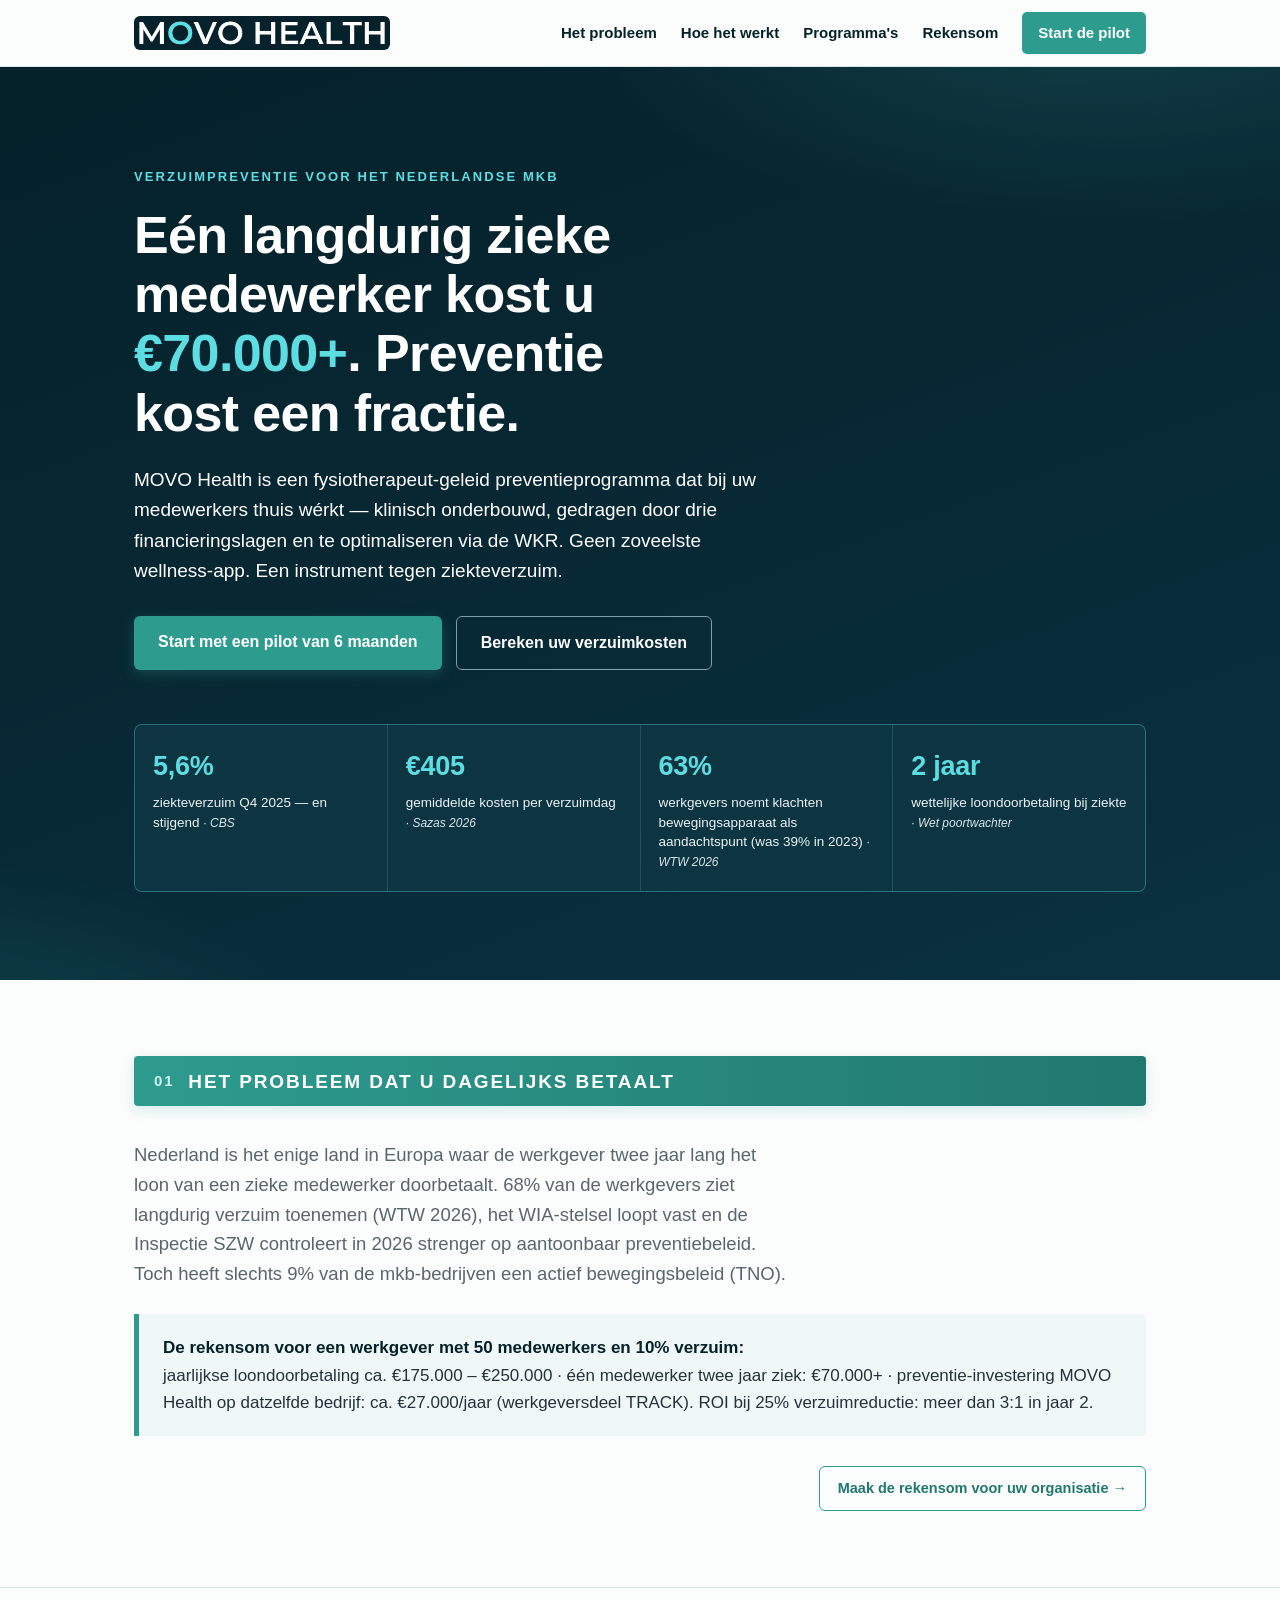
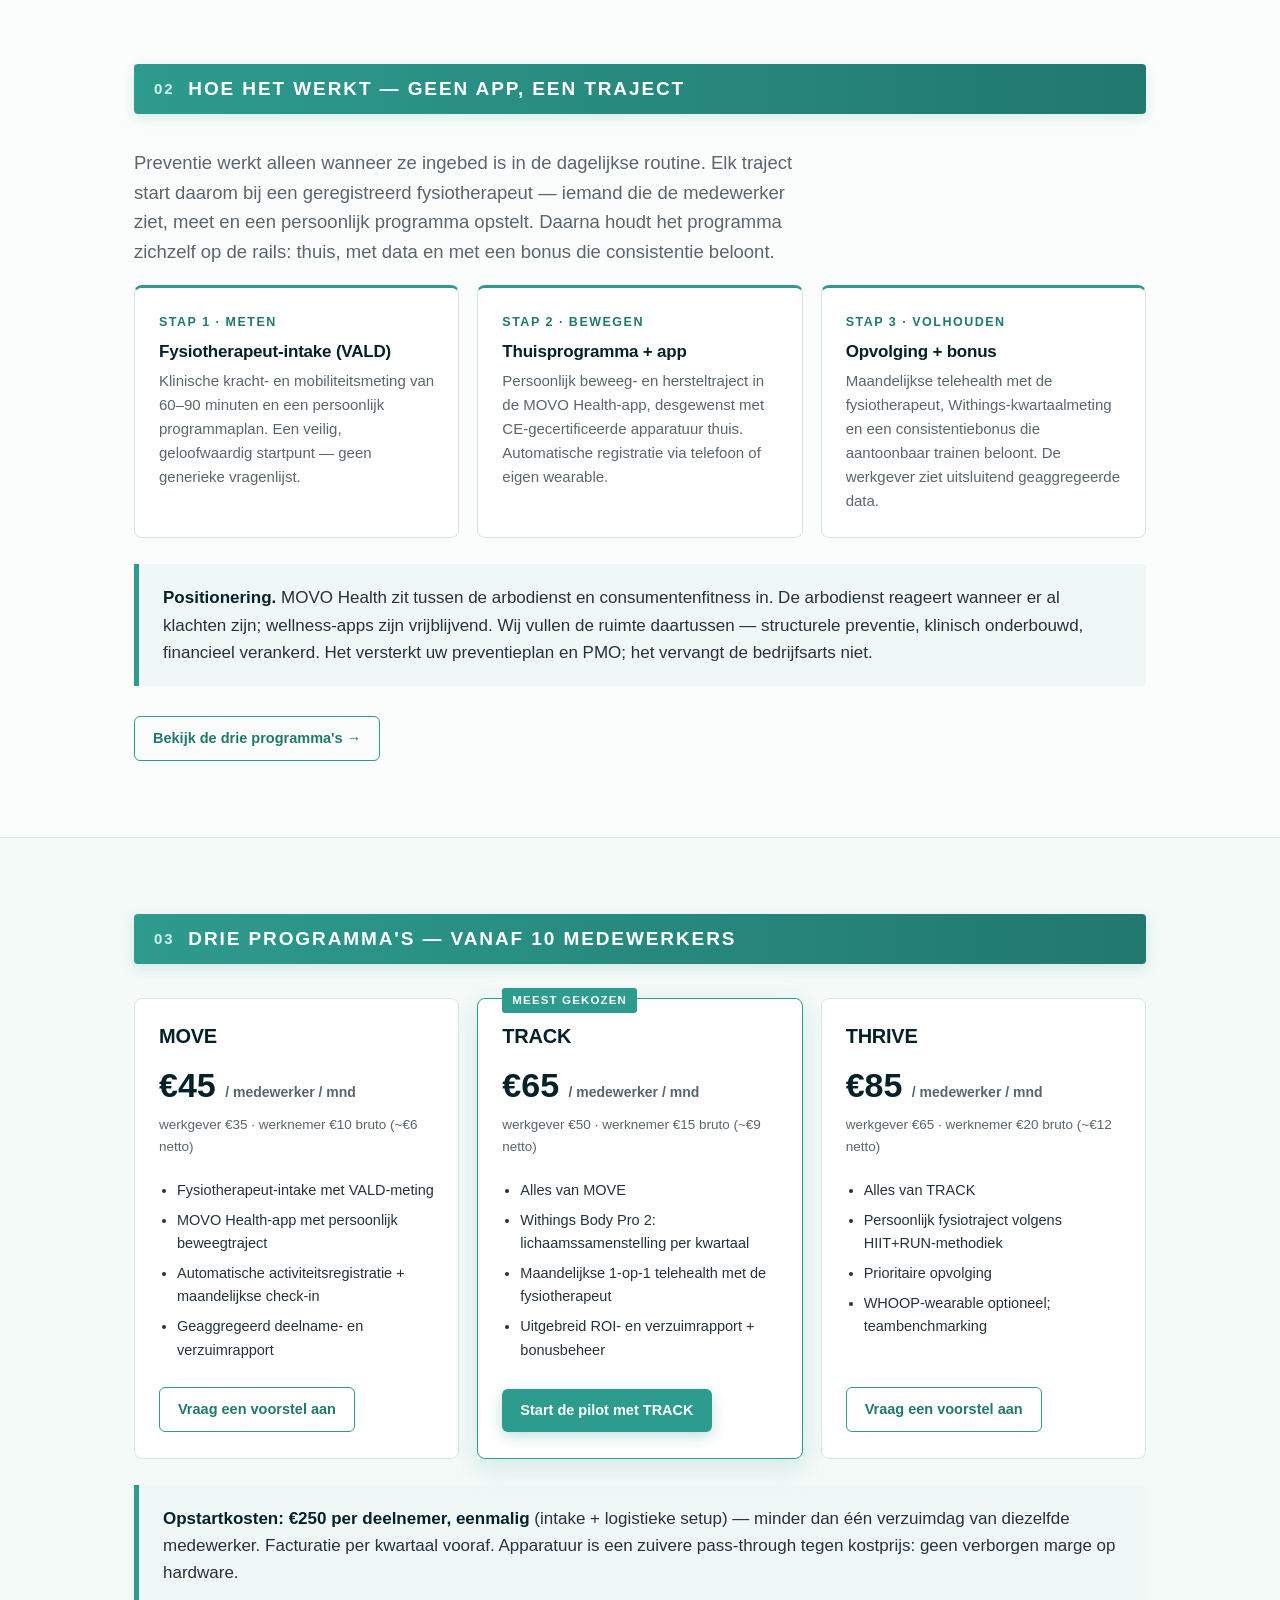
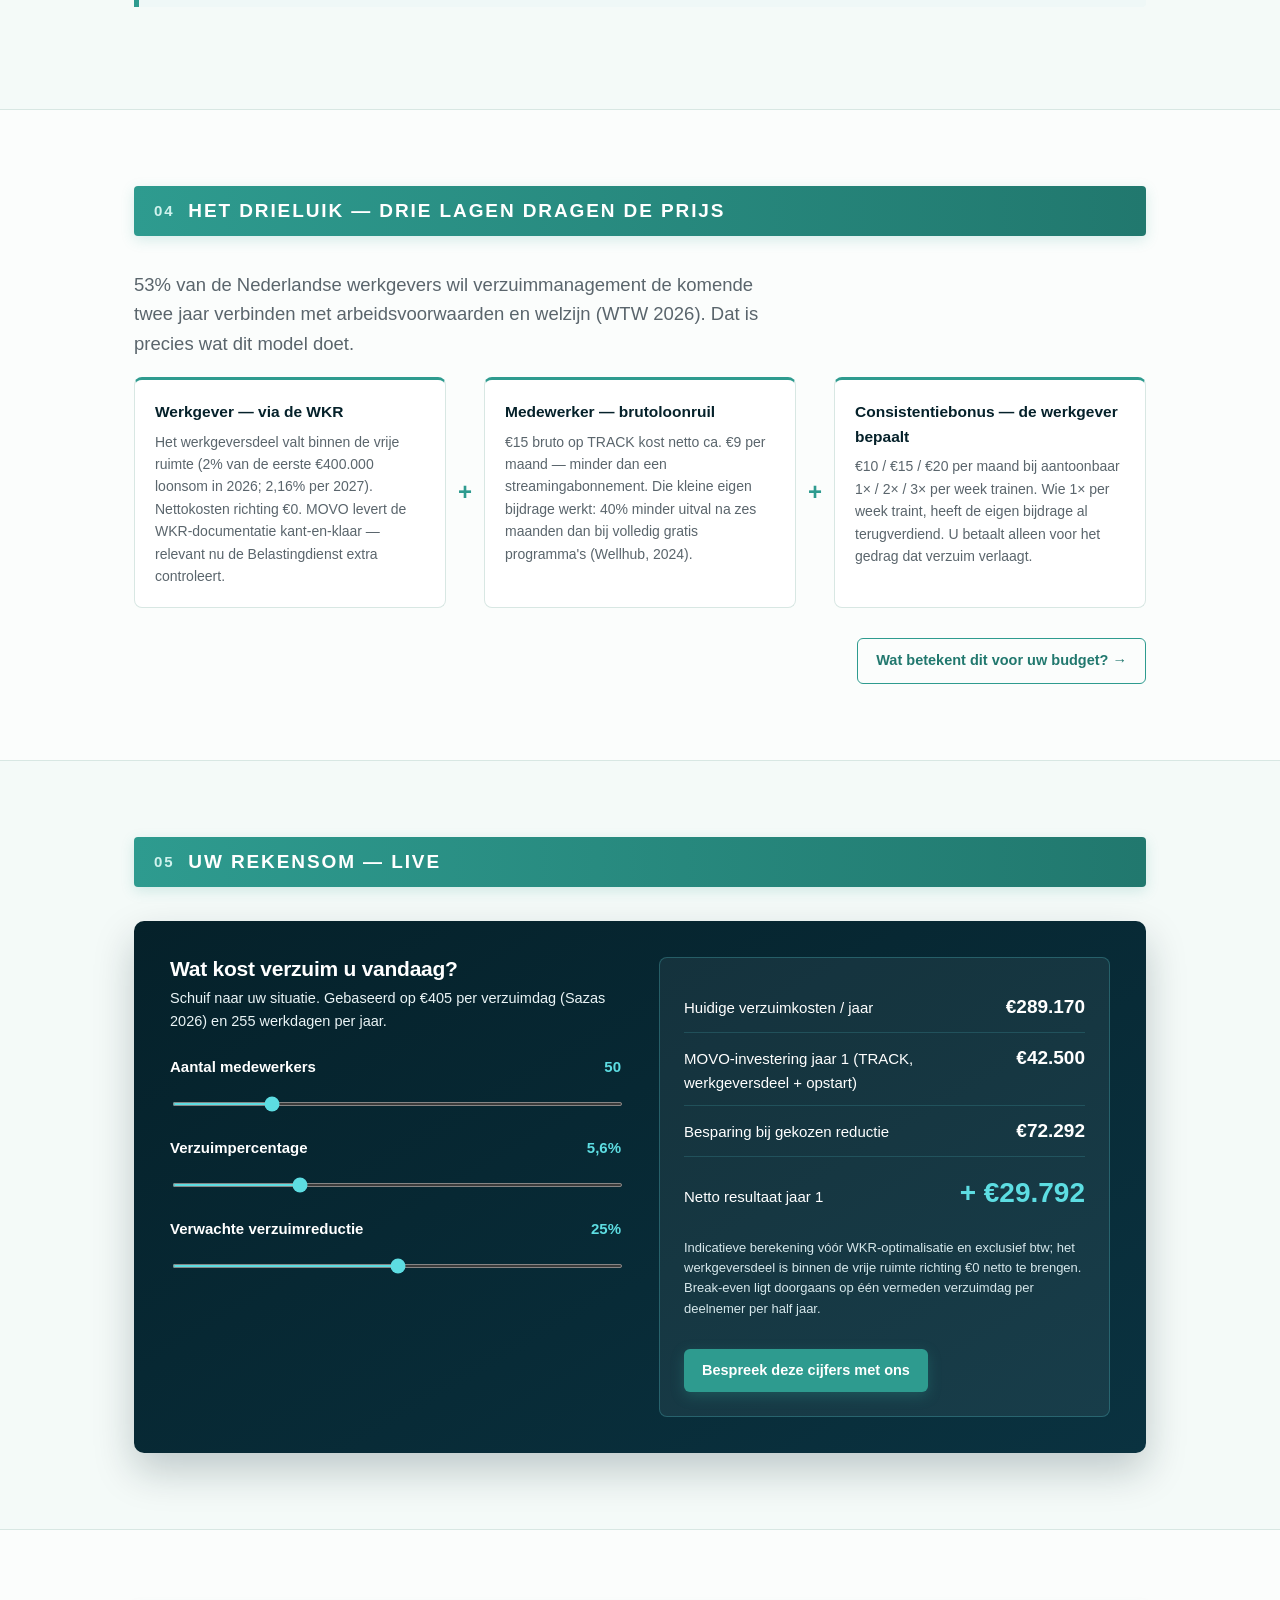
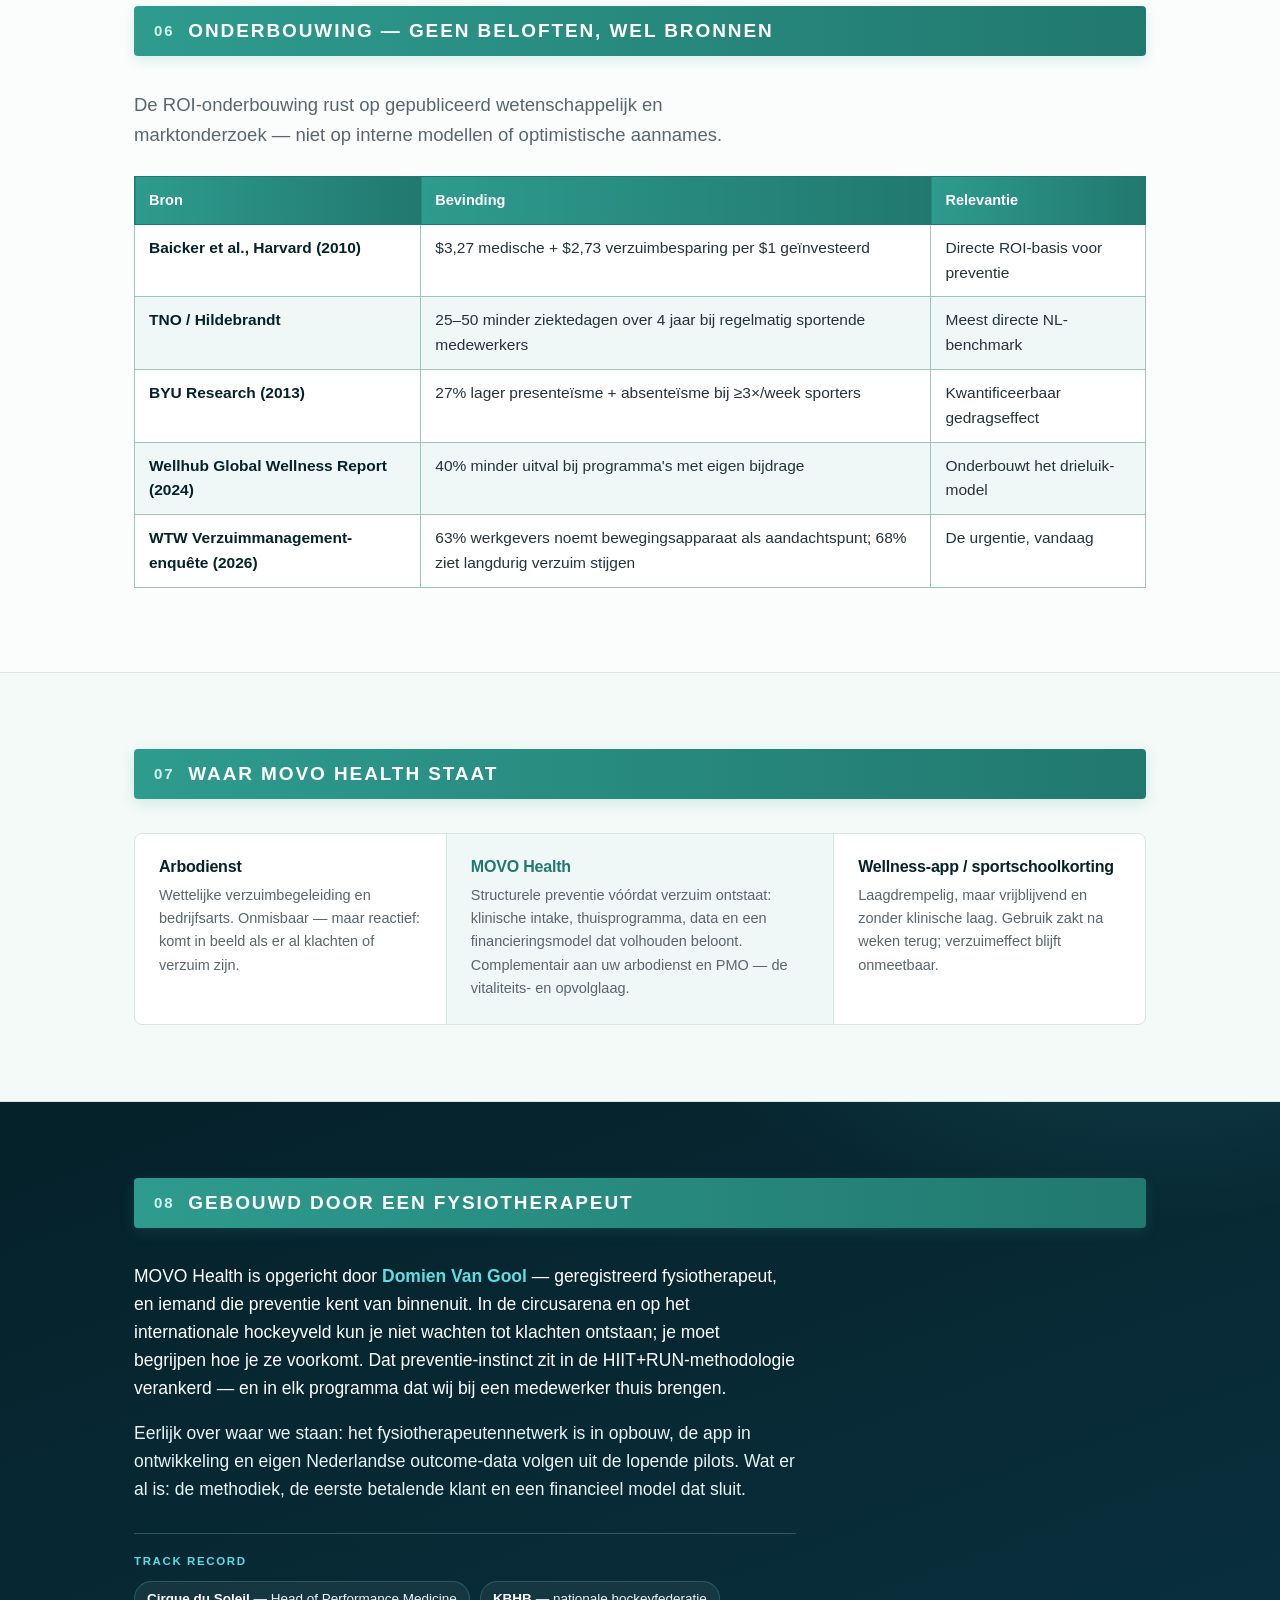
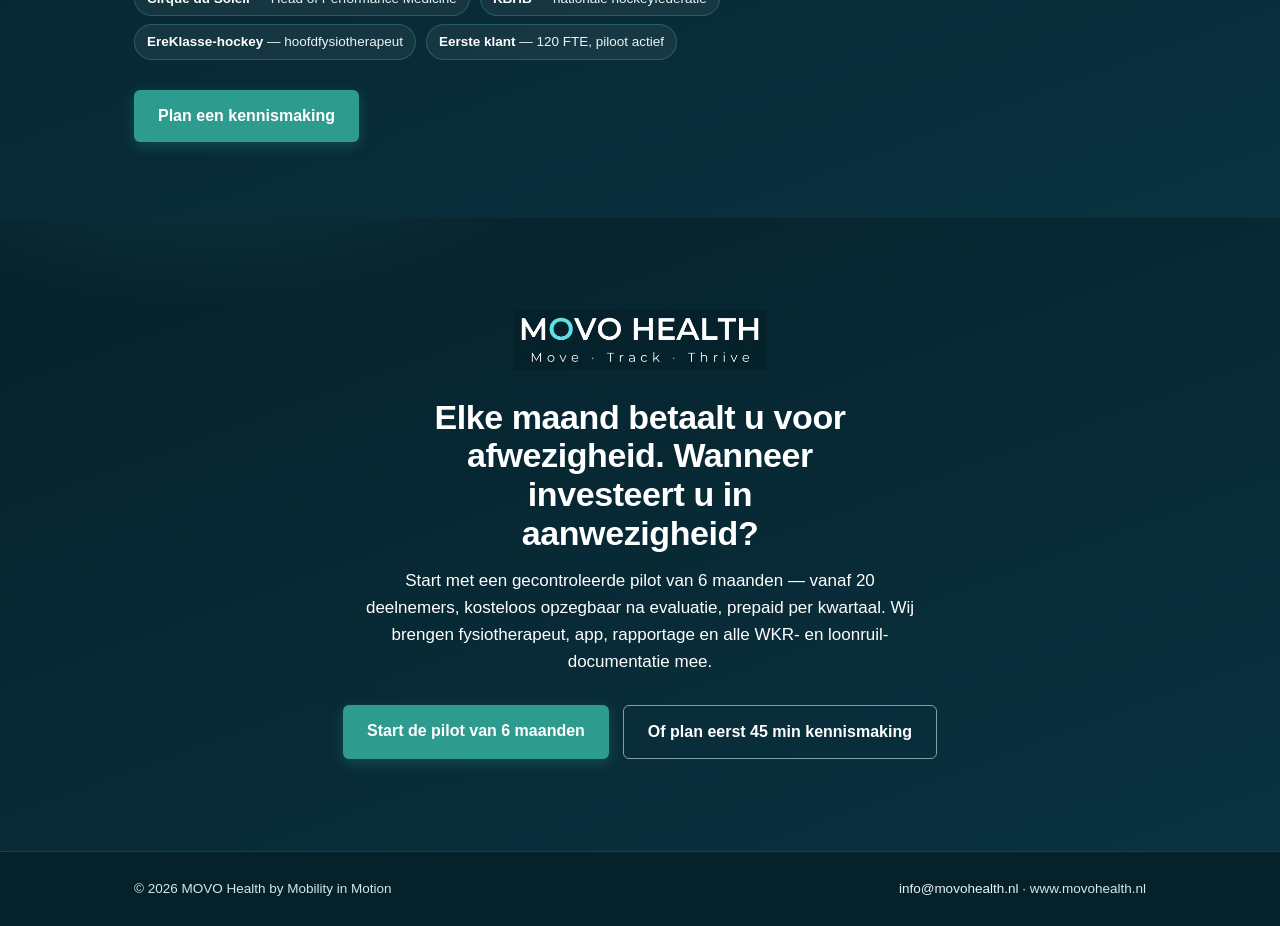
<file: Index.html>
<!DOCTYPE html>
<html lang="nl">
<head>
<meta charset="UTF-8" />
<meta name="color-scheme" content="only light" />
<meta name="viewport" content="width=device-width, initial-scale=1.0" />
<title>MOVO Health — Verzuimpreventie voor het Nederlandse mkb</title>
<meta name="description" content="Fysiotherapeut-geleid preventieprogramma dat ziekteverzuim structureel verlaagt. WKR-geoptimaliseerd, klinisch onderbouwd, financieel sluitend." />
<link rel="icon" type="image/png" href="[data-uri]" />
<style>
  :root{
    color-scheme: only light;
    --navy:#05212A; --navy2:#0B303C; --teal:#2E9B8F; --teal-d:#21786E; --cyan:#5DDDE2;
    --green:#EFF8F7; --green2:#F4FAF8; --paper:#FBFDFC; --line:#D8E7E3;
    --ink:#26323B; --grey:#5A656C;
    --on-dark:#FFFFFF;
    --on-dark-soft:#EAF4F6;
    --on-dark-min:#D6E7EB;
    --sans:Carlito,Calibri,-apple-system,BlinkMacSystemFont,"Segoe UI",Roboto,Helvetica,Arial,sans-serif;
  }
  *{box-sizing:border-box}
  html{scroll-behavior:smooth}
  @media (prefers-reduced-motion: reduce){html{scroll-behavior:auto} .reveal{transition:none!important}}
  body{margin:0;font-family:var(--sans);color:var(--ink);background:var(--paper);line-height:1.6;font-size:17px;-webkit-font-smoothing:antialiased}
  h1,h2,h3{color:var(--navy);line-height:1.14;letter-spacing:-.012em;margin:0}
  a{color:var(--teal-d)}
  .wrap{max-width:1060px;margin:0 auto;padding:0 24px}
  .grey{color:var(--grey)}
  section{padding:76px 0;border-bottom:1px solid var(--line)}
  .lead{font-size:18.5px;color:var(--grey);max-width:64ch}

  .band{display:flex;align-items:center;gap:14px;background:linear-gradient(90deg,var(--teal),var(--teal-d));color:#fff;
    padding:13px 20px;margin:0 0 34px;border-radius:4px;box-shadow:0 4px 14px rgba(46,155,143,.18)}
  .band .n{font-weight:800;color:#CFF2ED;font-size:15px;letter-spacing:.12em}
  .band h2{color:#fff;font-size:19px;letter-spacing:.1em;text-transform:uppercase;font-weight:800}

  .callout{background:var(--green);border-left:5px solid var(--teal);padding:20px 24px;border-radius:0 4px 4px 0;margin:26px 0}
  .callout strong{color:var(--navy)}

  .btn{display:inline-block;text-decoration:none;font-weight:700;font-size:16px;padding:13px 24px;border-radius:6px;
    transition:transform .15s ease, box-shadow .15s ease, background .15s ease}
  .btn.primary{background:var(--teal);color:#fff;box-shadow:0 4px 14px rgba(46,155,143,.30)}
  .btn.primary:hover{background:#37B0A2;transform:translateY(-2px);box-shadow:0 8px 20px rgba(46,155,143,.36)}
  .btn.ghost{border:1.5px solid var(--teal);color:var(--teal-d);background:transparent}
  .btn.ghost:hover{background:var(--green);transform:translateY(-2px)}
  .btn.dark-ghost{border:1.5px solid #7FA0AB;color:var(--on-dark)}
  .btn.dark-ghost:hover{border-color:var(--cyan);color:var(--cyan);transform:translateY(-2px)}
  .btn.small{font-size:14.5px;padding:10px 18px}
  .cta-row{display:flex;gap:14px;flex-wrap:wrap;margin-top:30px}
  .cta-row.right{justify-content:flex-end}
  .cta-row.center{justify-content:center}
  .arrow::after{content:" \2192";font-weight:800}

  header{position:sticky;top:0;z-index:40;background:rgba(251,253,252,.94);backdrop-filter:blur(8px);border-bottom:1px solid var(--line)}
  .bar{display:flex;align-items:center;justify-content:space-between;height:66px}
  .logomark{height:34px;width:auto;display:block;border-radius:6px}
  .nav{display:flex;gap:24px;align-items:center}
  .nav a{color:var(--navy);text-decoration:none;font-size:15px;font-weight:600}
  .nav a:hover{color:var(--teal-d)}
  .nav .cta{background:var(--teal);color:#fff;padding:9px 16px;border-radius:5px;transition:background .15s}
  .nav .cta:hover{background:var(--teal-d);color:#fff}
  @media(max-width:760px){.nav a:not(.cta){display:none}}

  .hero{position:relative;background:
      radial-gradient(900px 420px at 85% -10%, rgba(93,221,226,.16), transparent 60%),
      radial-gradient(700px 380px at -5% 110%, rgba(46,155,143,.22), transparent 55%),
      linear-gradient(160deg,var(--navy) 0%, #072935 55%, #0A3240 100%);
    color:#fff;border-bottom:0;padding:100px 0 88px}
  .hero .eyebrow{color:var(--cyan);font-weight:700;letter-spacing:.16em;text-transform:uppercase;font-size:13px;margin:0 0 18px}
  .hero h1{color:#fff;font-size:clamp(32px,5.2vw,52px);max-width:19ch;font-weight:800}
  .hero h1 .amt{color:var(--cyan)}
  .hero p{color:var(--on-dark);max-width:60ch;font-size:19px;margin:22px 0 8px}
  .statgrid{display:grid;grid-template-columns:repeat(4,1fr);gap:1px;background:rgba(93,221,226,.22);border:1px solid rgba(93,221,226,.22);border-radius:8px;overflow:hidden;margin-top:54px}
  .stat{background:rgba(11,48,60,.85);padding:20px 18px;transition:background .2s}
  .stat:hover{background:rgba(15,60,74,.95)}
  .stat b{display:block;font-size:27px;color:var(--cyan);letter-spacing:-.01em}
  .stat span{font-size:13.5px;color:var(--on-dark-soft);line-height:1.45;display:block;margin-top:5px}
  .stat .src{color:var(--on-dark-min);font-size:12px}
  @media(max-width:820px){.statgrid{grid-template-columns:repeat(2,1fr)}}

  table{width:100%;border-collapse:collapse;font-size:15.5px;margin:8px 0}
  th{background:linear-gradient(90deg,var(--teal),var(--teal-d));color:#FFFFFF;text-align:left;font-weight:800;padding:12px 14px;font-size:14.5px;border:1px solid var(--teal-d)}
  td{border:1px solid #9EC4BC;padding:11px 14px;vertical-align:top;background:#FFFFFF;color:var(--ink)}
  tr:nth-child(even) td{background:var(--green)}
  td:first-child{font-weight:700;color:var(--navy)}

  .cards{display:grid;grid-template-columns:repeat(3,1fr);gap:18px;margin-top:8px}
  .card{border:1px solid var(--line);border-radius:8px;padding:24px;background:#fff;transition:transform .18s ease, box-shadow .18s ease;border-top:3px solid var(--teal)}
  .card:hover{transform:translateY(-4px);box-shadow:0 12px 26px rgba(5,33,42,.10)}
  .card h3{font-size:17px;margin-bottom:8px}
  .card p{font-size:15px;color:var(--grey);margin:0}
  .card .k{color:var(--teal-d);font-weight:800;font-size:12.5px;letter-spacing:.12em;text-transform:uppercase;display:block;margin-bottom:10px}
  @media(max-width:820px){.cards{grid-template-columns:1fr}}

  .tiers{display:grid;grid-template-columns:repeat(3,1fr);gap:18px}
  .tier{border:1px solid var(--line);border-radius:8px;background:#fff;padding:26px 24px;position:relative;display:flex;flex-direction:column;
    transition:transform .18s ease, box-shadow .18s ease}
  .tier:hover{transform:translateY(-4px);box-shadow:0 12px 26px rgba(5,33,42,.10)}
  .tier.anchor{border-color:var(--teal);box-shadow:0 8px 28px rgba(46,155,143,.18)}
  .tier .flag{position:absolute;top:-11px;left:24px;background:var(--teal);color:#fff;font-size:11.5px;font-weight:800;letter-spacing:.1em;padding:3px 10px;border-radius:3px}
  .tier h3{font-size:20px}
  .tier .price{font-size:34px;font-weight:800;color:var(--navy);margin:10px 0 2px}
  .tier .price small{font-size:14px;color:var(--grey);font-weight:600}
  .tier .split{font-size:13.5px;color:var(--grey);margin-bottom:14px}
  .tier ul{padding-left:18px;margin:0 0 18px;font-size:14.5px;color:var(--ink);flex:1}
  .tier li{margin:7px 0}
  .tier .btn{align-self:flex-start}
  @media(max-width:820px){.tiers{grid-template-columns:1fr}}

  .calc{background:linear-gradient(150deg,var(--navy) 0%, #0A3240 100%);color:#fff;border-radius:10px;padding:36px;display:grid;grid-template-columns:1fr 1fr;gap:38px;box-shadow:0 18px 40px rgba(5,33,42,.22)}
  .calc h3{color:#fff;font-size:21px;margin-bottom:6px}
  .calc .sub{color:var(--on-dark-soft);font-size:14.5px;margin:4px 0 0}
  .calc label{display:flex;justify-content:space-between;font-size:15px;color:var(--on-dark);margin:22px 0 8px;font-weight:600}
  .calc label output{color:var(--cyan);font-weight:800}
  input[type=range]{width:100%;accent-color:var(--cyan);height:4px}
  .calc .out{background:rgba(255,255,255,.06);border:1px solid rgba(93,221,226,.25);border-radius:8px;padding:24px}
  .row{display:flex;justify-content:space-between;align-items:baseline;gap:14px;padding:10px 0;border-bottom:1px solid rgba(93,221,226,.16);font-size:15px;color:var(--on-dark)}
  .row b{font-size:19px;color:#fff;white-space:nowrap}
  .row.big{border-bottom:0;padding-top:14px}
  .row.big b{font-size:28px;color:var(--cyan)}
  .calc .note{font-size:13px;color:var(--on-dark-min);margin-top:12px;line-height:1.55}
  @media(max-width:820px){.calc{grid-template-columns:1fr}}

  .drieluik{display:grid;grid-template-columns:1fr auto 1fr auto 1fr;gap:12px;align-items:stretch}
  .luik{border:1px solid var(--line);border-radius:8px;padding:20px;background:#fff;border-top:3px solid var(--teal);transition:transform .18s ease, box-shadow .18s ease}
  .luik:hover{transform:translateY(-4px);box-shadow:0 12px 26px rgba(5,33,42,.10)}
  .luik b{color:var(--navy);display:block;font-size:15.5px;margin-bottom:6px}
  .luik p{font-size:14px;color:var(--grey);margin:0}
  .plus{align-self:center;font-size:24px;color:var(--teal);font-weight:800}
  @media(max-width:820px){.drieluik{grid-template-columns:1fr}.plus{text-align:center}}

  .spectrum{display:grid;grid-template-columns:1fr 1.25fr 1fr;gap:0;border:1px solid var(--line);border-radius:8px;overflow:hidden;background:#fff}
  .spec{padding:24px}
  .spec h3{font-size:16px;margin-bottom:8px}
  .spec p{font-size:14.5px;color:var(--grey);margin:0}
  .spec.mid{background:var(--green);border-left:1px solid var(--line);border-right:1px solid var(--line)}
  .spec.mid h3{color:var(--teal-d)}
  @media(max-width:820px){.spectrum{grid-template-columns:1fr}.spec.mid{border-left:0;border-right:0;border-top:1px solid var(--line);border-bottom:1px solid var(--line)}}

  #founder{background:
      radial-gradient(760px 380px at 88% -15%, rgba(93,221,226,.13), transparent 60%),
      linear-gradient(160deg,var(--navy) 0%, #0A3240 100%);
    border-bottom:0}
  #founder h2{color:#fff}
  .founder-text{max-width:70ch}
  .founder-text p{color:#FFFFFF;font-size:17.5px}
  .founder-text p.soft{color:var(--on-dark-soft)}
  .founder-text strong{color:var(--cyan)}
  /* track record: subtle strip, secondary to the story */
  .cred{margin-top:30px;padding-top:18px;border-top:1px solid rgba(93,221,226,.28)}
  .cred .credlabel{color:var(--cyan);font-size:11.5px;font-weight:800;letter-spacing:.14em;text-transform:uppercase;margin-bottom:10px}
  .cred ul{list-style:none;margin:0;padding:0;display:flex;flex-wrap:wrap;gap:8px 10px}
  .cred li{font-size:13.5px;color:var(--on-dark-soft);background:rgba(255,255,255,.06);border:1px solid rgba(93,221,226,.22);
    border-radius:999px;padding:6px 12px}
  .cred li b{color:#FFFFFF;font-weight:700}

  .final{background:
      radial-gradient(700px 360px at 15% -20%, rgba(93,221,226,.14), transparent 60%),
      linear-gradient(160deg,var(--navy) 0%, #0A3240 100%);
    border-bottom:0;text-align:center;padding:92px 0}
  .final img{height:60px;width:auto;margin:0 auto 28px;display:block}
  .final h2{color:#fff;font-size:clamp(24px,3.6vw,34px);max-width:24ch;margin:0 auto 14px}
  .final p{color:var(--on-dark);max-width:58ch;margin:0 auto 30px}
  footer{background:var(--navy);color:var(--on-dark-min);font-size:13.5px;padding:26px 0;border-top:1px solid #16414F}
  footer .wrap{display:flex;justify-content:space-between;flex-wrap:wrap;gap:10px}
  footer a{color:var(--on-dark-soft);text-decoration:none}
  footer a:hover{color:var(--cyan)}

  .reveal{opacity:0;transform:translateY(14px);transition:opacity .5s ease,transform .5s ease}
  .reveal.in{opacity:1;transform:none}
  :focus-visible{outline:3px solid var(--cyan);outline-offset:2px}
</style>
</head>
<body>

<header>
  <div class="wrap bar">
    <a href="#top" aria-label="MOVO Health"><img class="logomark" src="[data-uri]" alt="MOVO Health" /></a>
    <nav class="nav">
      <a href="#probleem">Het probleem</a>
      <a href="#aanpak">Hoe het werkt</a>
      <a href="#programmas">Programma's</a>
      <a href="#rekensom">Rekensom</a>
      <a href="#pilot" class="cta">Start de pilot</a>
    </nav>
  </div>
</header>

<section class="hero" id="top">
  <div class="wrap">
    <p class="eyebrow">Verzuimpreventie voor het Nederlandse mkb</p>
    <h1>Eén langdurig zieke medewerker kost u <span class="amt">€70.000+</span>. Preventie kost een fractie.</h1>
    <p>MOVO Health is een fysiotherapeut-geleid preventieprogramma dat bij uw medewerkers thuis wérkt — klinisch onderbouwd, gedragen door drie financieringslagen en te optimaliseren via de WKR. Geen zoveelste wellness-app. Een instrument tegen ziekteverzuim.</p>
    <div class="cta-row">
      <a class="btn primary" href="#pilot">Start met een pilot van 6 maanden</a>
      <a class="btn dark-ghost" href="#rekensom">Bereken uw verzuimkosten</a>
    </div>
    <div class="statgrid" role="list">
      <div class="stat" role="listitem"><b>5,6%</b><span>ziekteverzuim Q4 2025 — en stijgend <i class="src">· CBS</i></span></div>
      <div class="stat" role="listitem"><b>€405</b><span>gemiddelde kosten per verzuimdag <i class="src">· Sazas 2026</i></span></div>
      <div class="stat" role="listitem"><b>63%</b><span>werkgevers noemt klachten bewegingsapparaat als aandachtspunt (was 39% in 2023) <i class="src">· WTW 2026</i></span></div>
      <div class="stat" role="listitem"><b>2 jaar</b><span>wettelijke loondoorbetaling bij ziekte <i class="src">· Wet poortwachter</i></span></div>
    </div>
  </div>
</section>

<section id="probleem">
  <div class="wrap">
    <div class="band reveal"><span class="n">01</span><h2>Het probleem dat u dagelijks betaalt</h2></div>
    <p class="lead reveal">Nederland is het enige land in Europa waar de werkgever twee jaar lang het loon van een zieke medewerker doorbetaalt. 68% van de werkgevers ziet langdurig verzuim toenemen (WTW 2026), het WIA-stelsel loopt vast en de Inspectie SZW controleert in 2026 strenger op aantoonbaar preventiebeleid. Toch heeft slechts 9% van de mkb-bedrijven een actief bewegingsbeleid (TNO).</p>
    <div class="callout reveal">
      <strong>De rekensom voor een werkgever met 50 medewerkers en 10% verzuim:</strong><br/>
      jaarlijkse loondoorbetaling ca. €175.000 – €250.000 · één medewerker twee jaar ziek: €70.000+ ·
      preventie-investering MOVO Health op datzelfde bedrijf: ca. €27.000/jaar (werkgeversdeel TRACK). ROI bij 25% verzuimreductie: meer dan 3:1 in jaar 2.
    </div>
    <div class="cta-row right reveal"><a class="btn ghost small arrow" href="#rekensom">Maak de rekensom voor uw organisatie</a></div>
  </div>
</section>

<section id="aanpak">
  <div class="wrap">
    <div class="band reveal"><span class="n">02</span><h2>Hoe het werkt — geen app, een traject</h2></div>
    <p class="lead reveal">Preventie werkt alleen wanneer ze ingebed is in de dagelijkse routine. Elk traject start daarom bij een geregistreerd fysiotherapeut — iemand die de medewerker ziet, meet en een persoonlijk programma opstelt. Daarna houdt het programma zichzelf op de rails: thuis, met data en met een bonus die consistentie beloont.</p>
    <div class="cards">
      <div class="card reveal"><span class="k">Stap 1 · Meten</span><h3>Fysiotherapeut-intake (VALD)</h3><p>Klinische kracht- en mobiliteitsmeting van 60–90 minuten en een persoonlijk programmaplan. Een veilig, geloofwaardig startpunt — geen generieke vragenlijst.</p></div>
      <div class="card reveal"><span class="k">Stap 2 · Bewegen</span><h3>Thuisprogramma + app</h3><p>Persoonlijk beweeg- en hersteltraject in de MOVO Health-app, desgewenst met CE-gecertificeerde apparatuur thuis. Automatische registratie via telefoon of eigen wearable.</p></div>
      <div class="card reveal"><span class="k">Stap 3 · Volhouden</span><h3>Opvolging + bonus</h3><p>Maandelijkse telehealth met de fysiotherapeut, Withings-kwartaalmeting en een consistentiebonus die aantoonbaar trainen beloont. De werkgever ziet uitsluitend geaggregeerde data.</p></div>
    </div>
    <div class="callout reveal"><strong>Positionering.</strong> MOVO Health zit tussen de arbodienst en consumentenfitness in. De arbodienst reageert wanneer er al klachten zijn; wellness-apps zijn vrijblijvend. Wij vullen de ruimte daartussen — structurele preventie, klinisch onderbouwd, financieel verankerd. Het versterkt uw preventieplan en PMO; het vervangt de bedrijfsarts niet.</div>
    <div class="cta-row reveal"><a class="btn ghost small arrow" href="#programmas">Bekijk de drie programma's</a></div>
  </div>
</section>

<section id="programmas" style="background:var(--green2)">
  <div class="wrap">
    <div class="band reveal"><span class="n">03</span><h2>Drie programma's — vanaf 10 medewerkers</h2></div>
    <div class="tiers">
      <div class="tier reveal">
        <h3>MOVE</h3>
        <div class="price">€45 <small>/ medewerker / mnd</small></div>
        <div class="split">werkgever €35 · werknemer €10 bruto (~€6 netto)</div>
        <ul>
          <li>Fysiotherapeut-intake met VALD-meting</li>
          <li>MOVO Health-app met persoonlijk beweegtraject</li>
          <li>Automatische activiteitsregistratie + maandelijkse check-in</li>
          <li>Geaggregeerd deelname- en verzuimrapport</li>
        </ul>
        <a class="btn ghost small" href="#pilot">Vraag een voorstel aan</a>
      </div>
      <div class="tier anchor reveal">
        <span class="flag">MEEST GEKOZEN</span>
        <h3>TRACK</h3>
        <div class="price">€65 <small>/ medewerker / mnd</small></div>
        <div class="split">werkgever €50 · werknemer €15 bruto (~€9 netto)</div>
        <ul>
          <li>Alles van MOVE</li>
          <li>Withings Body Pro 2: lichaamssamenstelling per kwartaal</li>
          <li>Maandelijkse 1-op-1 telehealth met de fysiotherapeut</li>
          <li>Uitgebreid ROI- en verzuimrapport + bonusbeheer</li>
        </ul>
        <a class="btn primary small" href="#pilot">Start de pilot met TRACK</a>
      </div>
      <div class="tier reveal">
        <h3>THRIVE</h3>
        <div class="price">€85 <small>/ medewerker / mnd</small></div>
        <div class="split">werkgever €65 · werknemer €20 bruto (~€12 netto)</div>
        <ul>
          <li>Alles van TRACK</li>
          <li>Persoonlijk fysiotraject volgens HIIT+RUN-methodiek</li>
          <li>Prioritaire opvolging</li>
          <li>WHOOP-wearable optioneel; teambenchmarking</li>
        </ul>
        <a class="btn ghost small" href="#pilot">Vraag een voorstel aan</a>
      </div>
    </div>
    <div class="callout reveal"><strong>Opstartkosten: €250 per deelnemer, eenmalig</strong> (intake + logistieke setup) — minder dan één verzuimdag van diezelfde medewerker. Facturatie per kwartaal vooraf. Apparatuur is een zuivere pass-through tegen kostprijs: geen verborgen marge op hardware.</div>
  </div>
</section>

<section id="financiering">
  <div class="wrap">
    <div class="band reveal"><span class="n">04</span><h2>Het drieluik — drie lagen dragen de prijs</h2></div>
    <p class="lead reveal">53% van de Nederlandse werkgevers wil verzuimmanagement de komende twee jaar verbinden met arbeidsvoorwaarden en welzijn (WTW 2026). Dat is precies wat dit model doet.</p>
    <div class="drieluik">
      <div class="luik reveal"><b>Werkgever — via de WKR</b><p>Het werkgeversdeel valt binnen de vrije ruimte (2% van de eerste €400.000 loonsom in 2026; 2,16% per 2027). Nettokosten richting €0. MOVO levert de WKR-documentatie kant-en-klaar — relevant nu de Belastingdienst extra controleert.</p></div>
      <div class="plus" aria-hidden="true">+</div>
      <div class="luik reveal"><b>Medewerker — brutoloonruil</b><p>€15 bruto op TRACK kost netto ca. €9 per maand — minder dan een streamingabonnement. Die kleine eigen bijdrage werkt: 40% minder uitval na zes maanden dan bij volledig gratis programma's (Wellhub, 2024).</p></div>
      <div class="plus" aria-hidden="true">+</div>
      <div class="luik reveal"><b>Consistentiebonus — de werkgever bepaalt</b><p>€10 / €15 / €20 per maand bij aantoonbaar 1× / 2× / 3× per week trainen. Wie 1× per week traint, heeft de eigen bijdrage al terugverdiend. U betaalt alleen voor het gedrag dat verzuim verlaagt.</p></div>
    </div>
    <div class="cta-row right reveal"><a class="btn ghost small arrow" href="#rekensom">Wat betekent dit voor uw budget?</a></div>
  </div>
</section>

<section id="rekensom" style="background:var(--green2)">
  <div class="wrap">
    <div class="band reveal"><span class="n">05</span><h2>Uw rekensom — live</h2></div>
    <div class="calc reveal">
      <div>
        <h3>Wat kost verzuim u vandaag?</h3>
        <p class="sub">Schuif naar uw situatie. Gebaseerd op €405 per verzuimdag (Sazas 2026) en 255 werkdagen per jaar.</p>
        <label for="fte">Aantal medewerkers <output id="fteOut">50</output></label>
        <input type="range" id="fte" min="10" max="200" value="50" step="5" />
        <label for="pct">Verzuimpercentage <output id="pctOut">5,6%</output></label>
        <input type="range" id="pct" min="2" max="15" value="5.6" step="0.1" />
        <label for="red">Verwachte verzuimreductie <output id="redOut">25%</output></label>
        <input type="range" id="red" min="10" max="40" value="25" step="5" />
      </div>
      <div class="out" aria-live="polite">
        <div class="row"><span>Huidige verzuimkosten / jaar</span><b id="cost">—</b></div>
        <div class="row"><span>MOVO-investering jaar 1 (TRACK, werkgeversdeel + opstart)</span><b id="invest">—</b></div>
        <div class="row"><span>Besparing bij gekozen reductie</span><b id="save">—</b></div>
        <div class="row big"><span>Netto resultaat jaar 1</span><b id="net">—</b></div>
        <p class="note">Indicatieve berekening vóór WKR-optimalisatie en exclusief btw; het werkgeversdeel is binnen de vrije ruimte richting €0 netto te brengen. Break-even ligt doorgaans op één vermeden verzuimdag per deelnemer per half jaar.</p>
        <div class="cta-row"><a class="btn primary small" href="#pilot">Bespreek deze cijfers met ons</a></div>
      </div>
    </div>
  </div>
</section>

<section id="onderbouwing">
  <div class="wrap">
    <div class="band reveal"><span class="n">06</span><h2>Onderbouwing — geen beloften, wel bronnen</h2></div>
    <p class="lead reveal">De ROI-onderbouwing rust op gepubliceerd wetenschappelijk en marktonderzoek — niet op interne modellen of optimistische aannames.</p>
    <div class="reveal" style="overflow-x:auto">
    <table>
      <thead><tr><th>Bron</th><th>Bevinding</th><th>Relevantie</th></tr></thead>
      <tbody>
        <tr><td>Baicker et al., Harvard (2010)</td><td>$3,27 medische + $2,73 verzuimbesparing per $1 geïnvesteerd</td><td>Directe ROI-basis voor preventie</td></tr>
        <tr><td>TNO / Hildebrandt</td><td>25–50 minder ziektedagen over 4 jaar bij regelmatig sportende medewerkers</td><td>Meest directe NL-benchmark</td></tr>
        <tr><td>BYU Research (2013)</td><td>27% lager presenteïsme + absenteïsme bij ≥3×/week sporters</td><td>Kwantificeerbaar gedragseffect</td></tr>
        <tr><td>Wellhub Global Wellness Report (2024)</td><td>40% minder uitval bij programma's met eigen bijdrage</td><td>Onderbouwt het drieluik-model</td></tr>
        <tr><td>WTW Verzuimmanagement-enquête (2026)</td><td>63% werkgevers noemt bewegingsapparaat als aandachtspunt; 68% ziet langdurig verzuim stijgen</td><td>De urgentie, vandaag</td></tr>
      </tbody>
    </table>
    </div>
  </div>
</section>

<section id="positionering" style="background:var(--green2)">
  <div class="wrap">
    <div class="band reveal"><span class="n">07</span><h2>Waar MOVO Health staat</h2></div>
    <div class="spectrum reveal">
      <div class="spec"><h3>Arbodienst</h3><p>Wettelijke verzuimbegeleiding en bedrijfsarts. Onmisbaar — maar reactief: komt in beeld als er al klachten of verzuim zijn.</p></div>
      <div class="spec mid"><h3>MOVO Health</h3><p>Structurele preventie vóórdat verzuim ontstaat: klinische intake, thuisprogramma, data en een financieringsmodel dat volhouden beloont. Complementair aan uw arbodienst en PMO — de vitaliteits- en opvolglaag.</p></div>
      <div class="spec"><h3>Wellness-app / sportschoolkorting</h3><p>Laagdrempelig, maar vrijblijvend en zonder klinische laag. Gebruik zakt na weken terug; verzuimeffect blijft onmeetbaar.</p></div>
    </div>
  </div>
</section>

<section id="founder">
  <div class="wrap">
    <div class="band reveal"><span class="n">08</span><h2>Gebouwd door een fysiotherapeut</h2></div>
    <div class="founder-text">
      <p class="reveal">MOVO Health is opgericht door <strong>Domien Van Gool</strong> — geregistreerd fysiotherapeut, en iemand die preventie kent van binnenuit. In de circusarena en op het internationale hockeyveld kun je niet wachten tot klachten ontstaan; je moet begrijpen hoe je ze voorkomt. Dat preventie-instinct zit in de HIIT+RUN-methodologie verankerd — en in elk programma dat wij bij een medewerker thuis brengen.</p>
      <p class="reveal soft">Eerlijk over waar we staan: het fysiotherapeutennetwerk is in opbouw, de app in ontwikkeling en eigen Nederlandse outcome-data volgen uit de lopende pilots. Wat er al is: de methodiek, de eerste betalende klant en een financieel model dat sluit.</p>
      <div class="cred reveal">
        <div class="credlabel">Track record</div>
        <ul>
          <li><b>Cirque du Soleil</b> — Head of Performance Medicine</li>
          <li><b>KBHB</b> — nationale hockeyfederatie</li>
          <li><b>EreKlasse-hockey</b> — hoofdfysiotherapeut</li>
          <li><b>Eerste klant</b> — 120 FTE, piloot actief</li>
        </ul>
      </div>
      <div class="cta-row reveal"><a class="btn primary" href="#pilot">Plan een kennismaking</a></div>
    </div>
  </div>
</section>

<section class="final" id="pilot">
  <div class="wrap">
    <img src="[data-uri]" alt="MOVO Health — Move · Track · Thrive" />
    <h2>Elke maand betaalt u voor afwezigheid. Wanneer investeert u in aanwezigheid?</h2>
    <p>Start met een gecontroleerde pilot van 6 maanden — vanaf 20 deelnemers, kosteloos opzegbaar na evaluatie, prepaid per kwartaal. Wij brengen fysiotherapeut, app, rapportage en alle WKR- en loonruil-documentatie mee.</p>
    <div class="cta-row center">
      <a class="btn primary" href="mailto:info@movohealth.nl?subject=Pilot%20MOVO%20Health%20%E2%80%94%206%20maanden">Start de pilot van 6 maanden</a>
      <a class="btn dark-ghost" href="mailto:info@movohealth.nl?subject=Kennismakingsgesprek%20MOVO%20Health">Of plan eerst 45 min kennismaking</a>
    </div>
  </div>
</section>

<footer>
  <div class="wrap">
    <span>© 2026 MOVO Health by Mobility in Motion</span>
    <span><a href="mailto:info@movohealth.nl">info@movohealth.nl</a> · www.movohealth.nl</span>
  </div>
</footer>

<script>
(function(){
  var f=document.getElementById('fte'),p=document.getElementById('pct'),r=document.getElementById('red');
  var fo=document.getElementById('fteOut'),po=document.getElementById('pctOut'),ro=document.getElementById('redOut');
  var eur=function(n){return '€'+Math.round(n).toLocaleString('nl-NL');};
  function calc(){
    var fte=+f.value, pct=+p.value/100, red=+r.value/100;
    fo.textContent=fte; po.textContent=(+p.value).toLocaleString('nl-NL')+'%'; ro.textContent=r.value+'%';
    var cost=fte*255*pct*405;
    var invest=fte*(50*12+250);
    var save=cost*red;
    document.getElementById('cost').textContent=eur(cost);
    document.getElementById('invest').textContent=eur(invest);
    document.getElementById('save').textContent=eur(save);
    var net=save-invest;
    var el=document.getElementById('net');
    el.textContent=(net>=0?'+ ':'\u2212 ')+eur(Math.abs(net));
    el.style.color = net>=0 ? 'var(--cyan)' : '#F0B2B2';
  }
  [f,p,r].forEach(function(el){el.addEventListener('input',calc);});
  calc();
  if('IntersectionObserver' in window && !matchMedia('(prefers-reduced-motion: reduce)').matches){
    var io=new IntersectionObserver(function(es){es.forEach(function(e){if(e.isIntersecting){e.target.classList.add('in');io.unobserve(e.target);}});},{threshold:.12});
    document.querySelectorAll('.reveal').forEach(function(el){io.observe(el);});
  } else { document.querySelectorAll('.reveal').forEach(function(el){el.classList.add('in');}); }
})();
</script>
</body>
</html>
</file>
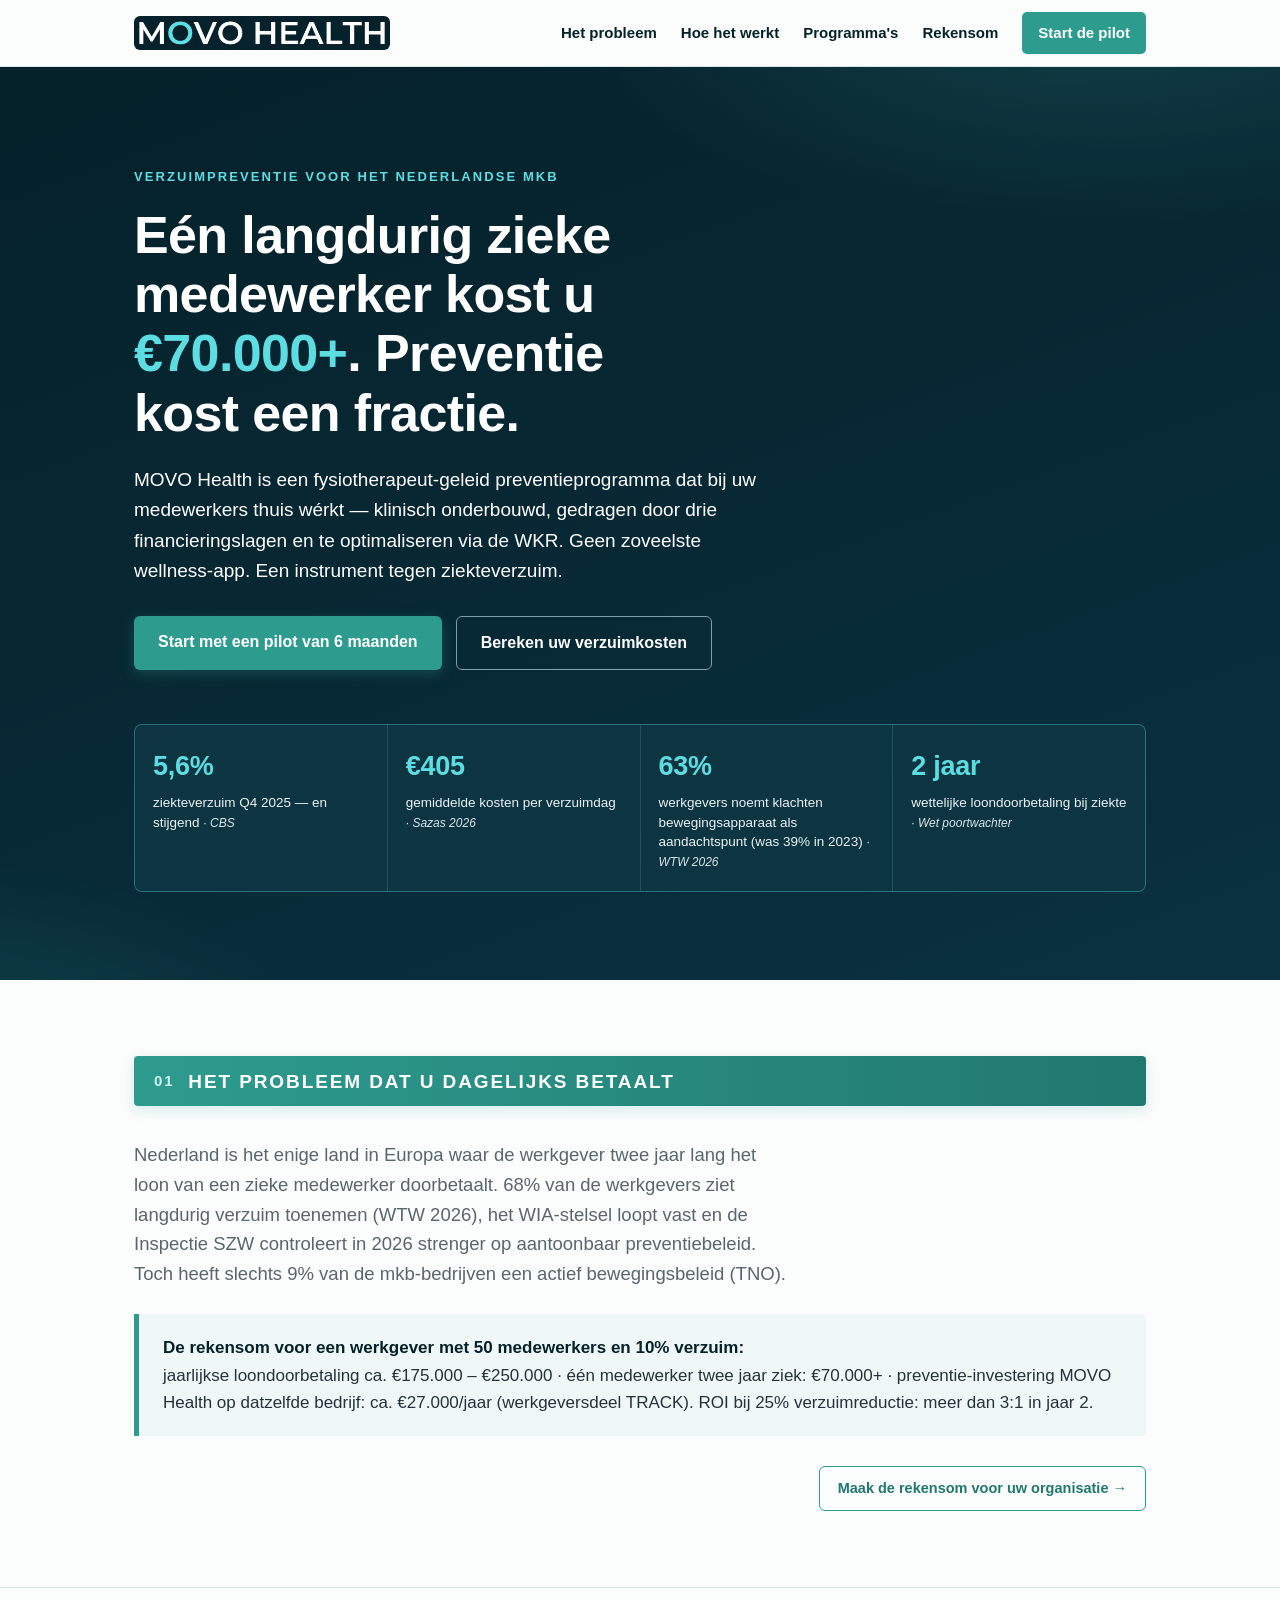
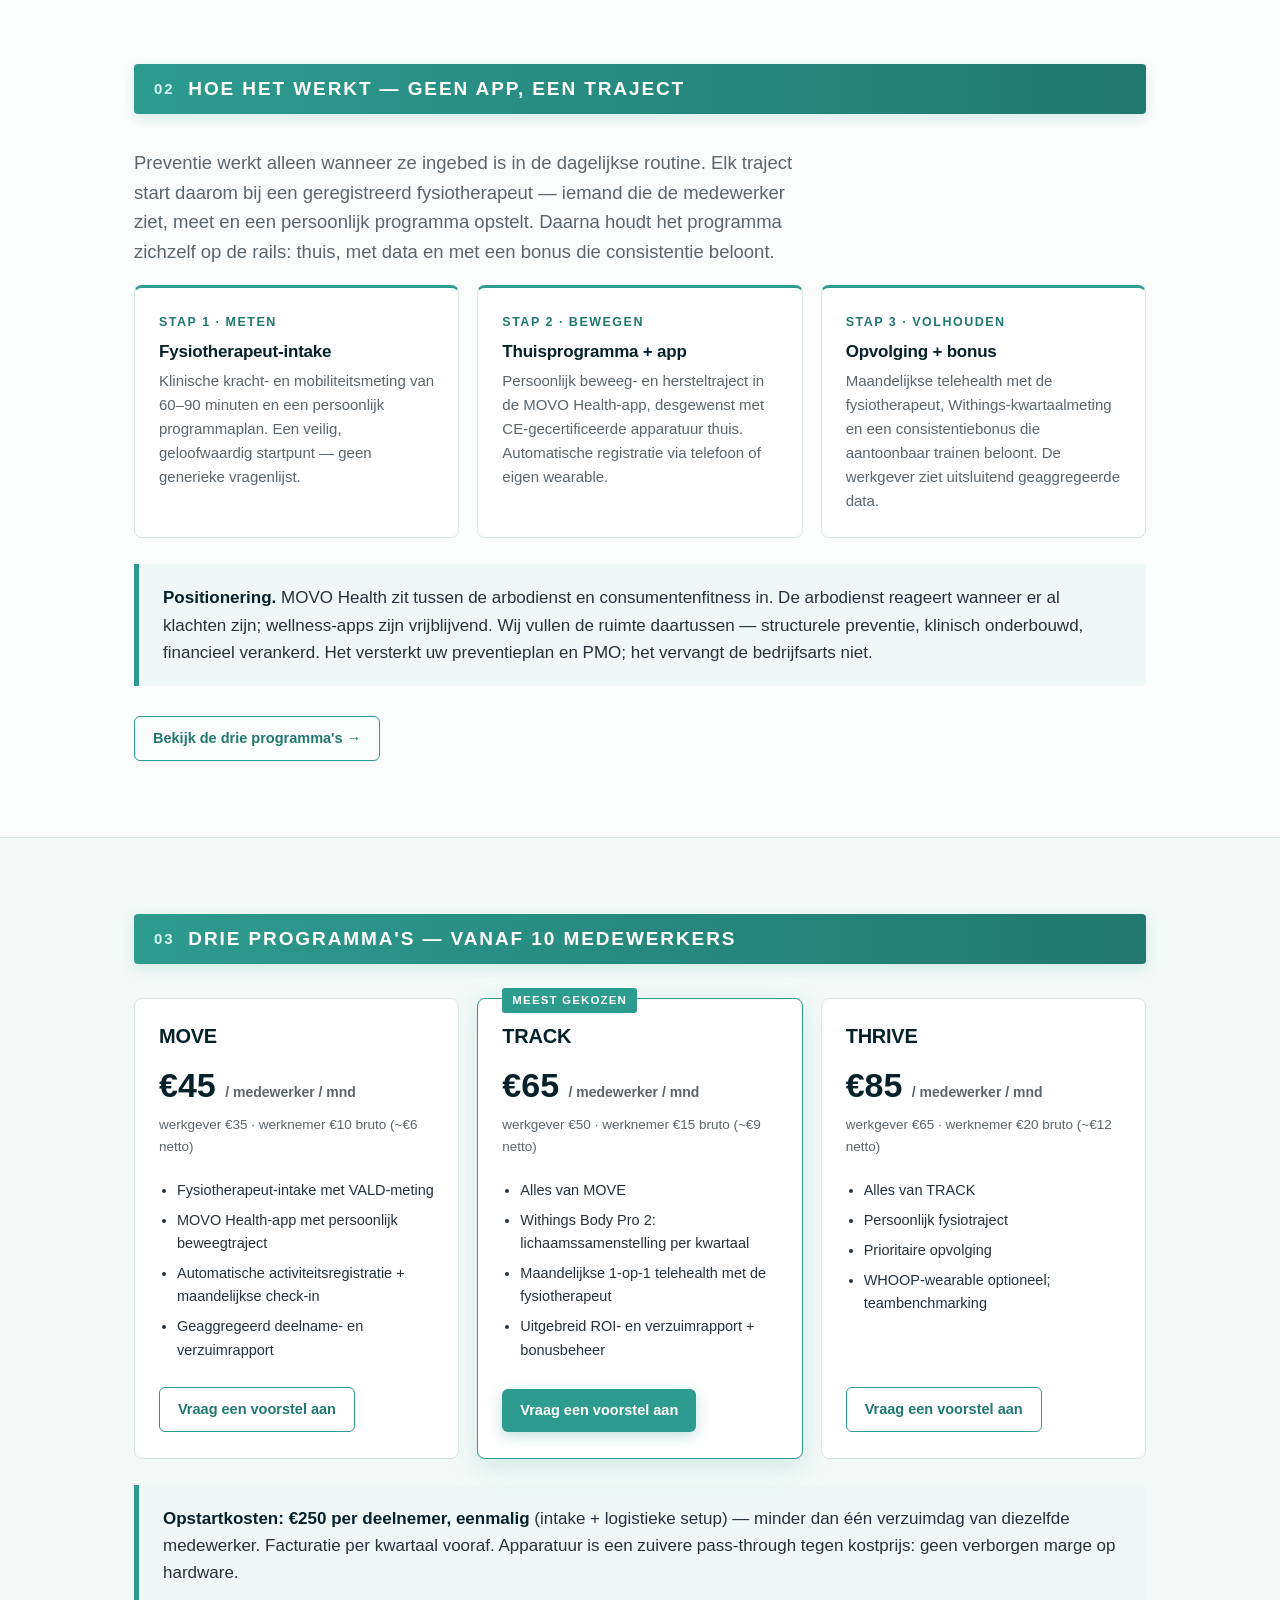
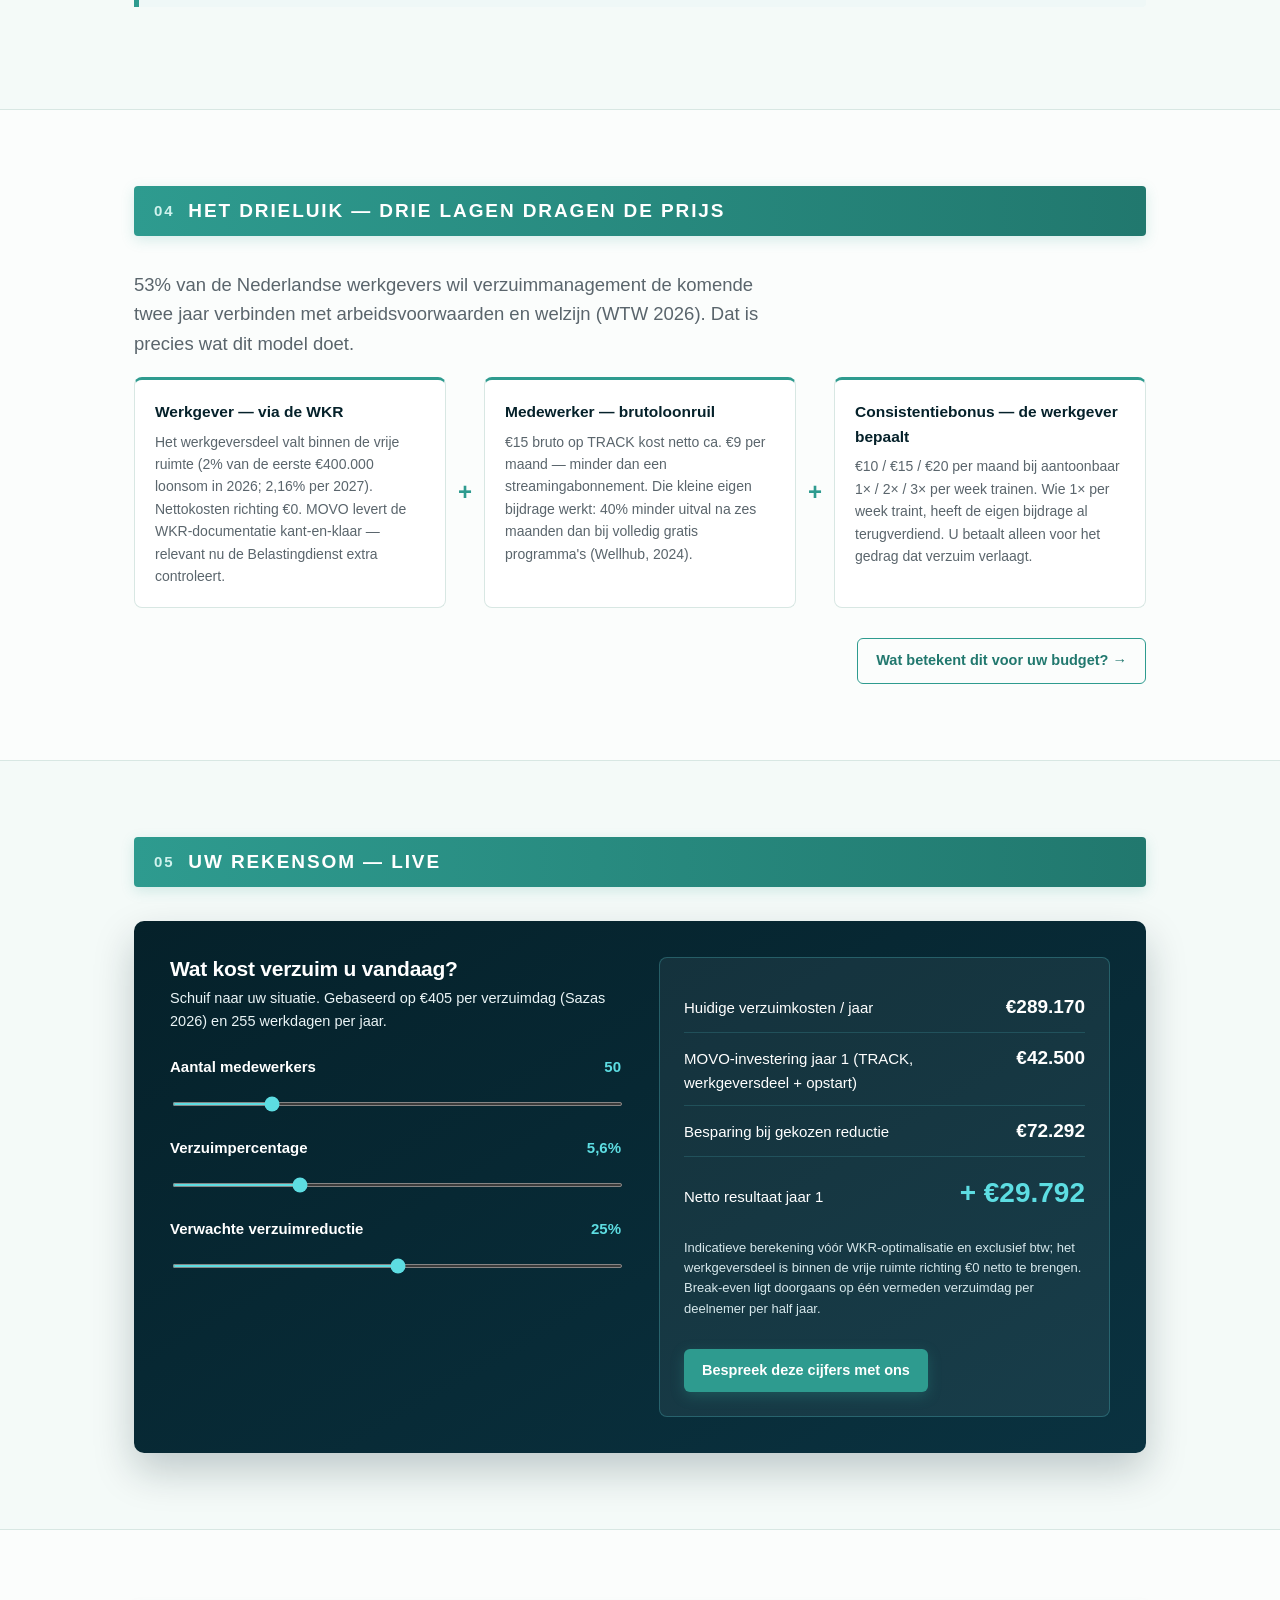
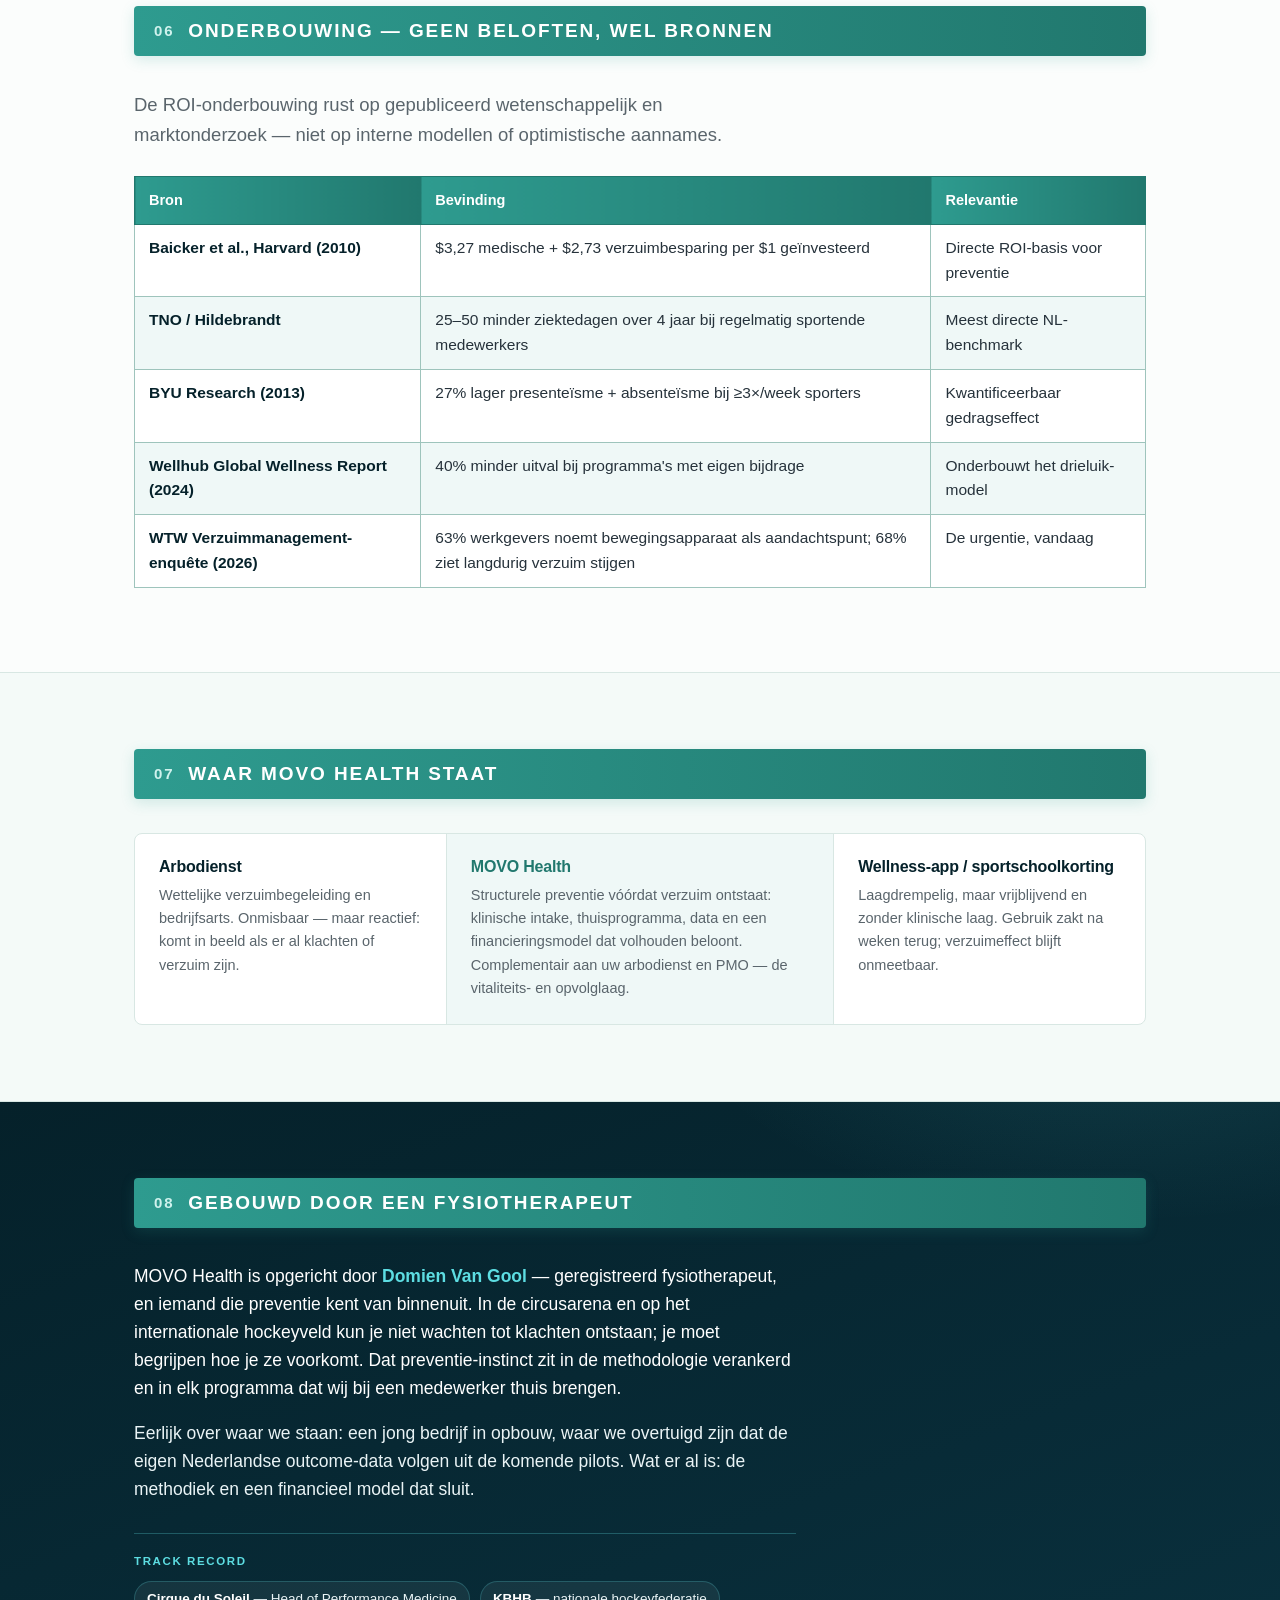
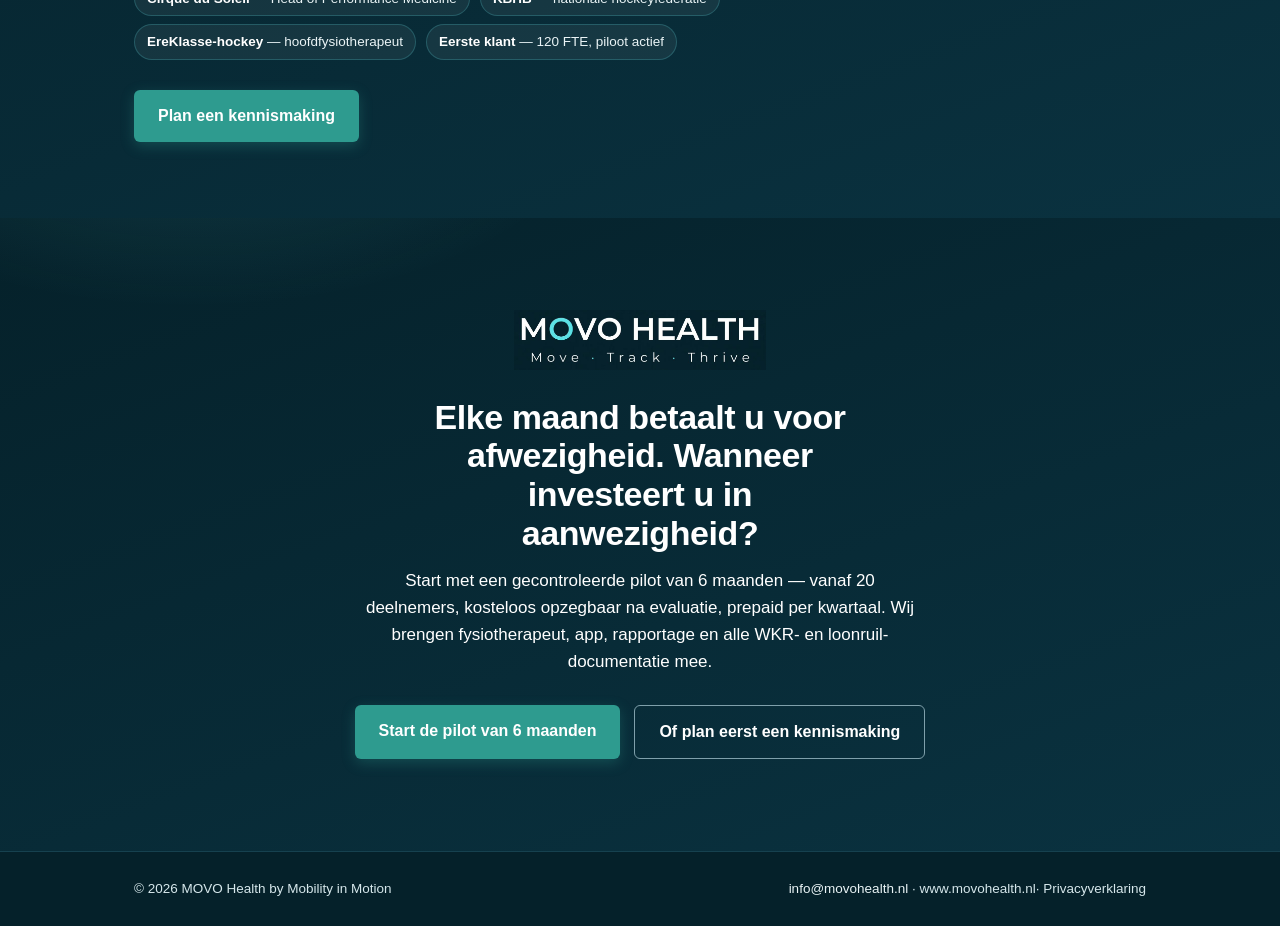
<file: index.html>
<!DOCTYPE html>
<html lang="nl">
<head>
<meta charset="UTF-8" />
<meta name="color-scheme" content="only light" />
<meta name="viewport" content="width=device-width, initial-scale=1.0" />
<title>MOVO Health — Verzuimpreventie voor het Nederlandse mkb</title>
<meta name="description" content="Fysiotherapeut-geleid preventieprogramma dat ziekteverzuim structureel verlaagt. WKR-geoptimaliseerd, klinisch onderbouwd, financieel sluitend." />
<link rel="icon" type="image/png" href="[data-uri]" />
<style>
  :root{
    color-scheme: only light;
    --navy:#05212A; --navy2:#0B303C; --teal:#2E9B8F; --teal-d:#21786E; --cyan:#5DDDE2;
    --green:#EFF8F7; --green2:#F4FAF8; --paper:#FBFDFC; --line:#D8E7E3;
    --ink:#26323B; --grey:#5A656C;
    --on-dark:#FFFFFF;
    --on-dark-soft:#EAF4F6;
    --on-dark-min:#D6E7EB;
    --sans:Carlito,Calibri,-apple-system,BlinkMacSystemFont,"Segoe UI",Roboto,Helvetica,Arial,sans-serif;
  }
  *{box-sizing:border-box}
  html{scroll-behavior:smooth}
  @media (prefers-reduced-motion: reduce){html{scroll-behavior:auto} .reveal{transition:none!important}}
  body{margin:0;font-family:var(--sans);color:var(--ink);background:var(--paper);line-height:1.6;font-size:17px;-webkit-font-smoothing:antialiased}
  h1,h2,h3{color:var(--navy);line-height:1.14;letter-spacing:-.012em;margin:0}
  a{color:var(--teal-d)}
  .wrap{max-width:1060px;margin:0 auto;padding:0 24px}
  .grey{color:var(--grey)}
  section{padding:76px 0;border-bottom:1px solid var(--line)}
  .lead{font-size:18.5px;color:var(--grey);max-width:64ch}

  .band{display:flex;align-items:center;gap:14px;background:linear-gradient(90deg,var(--teal),var(--teal-d));color:#fff;
    padding:13px 20px;margin:0 0 34px;border-radius:4px;box-shadow:0 4px 14px rgba(46,155,143,.18)}
  .band .n{font-weight:800;color:#CFF2ED;font-size:15px;letter-spacing:.12em}
  .band h2{color:#fff;font-size:19px;letter-spacing:.1em;text-transform:uppercase;font-weight:800}

  .callout{background:var(--green);border-left:5px solid var(--teal);padding:20px 24px;border-radius:0 4px 4px 0;margin:26px 0}
  .callout strong{color:var(--navy)}

  .btn{display:inline-block;text-decoration:none;font-weight:700;font-size:16px;padding:13px 24px;border-radius:6px;
    transition:transform .15s ease, box-shadow .15s ease, background .15s ease}
  .btn.primary{background:var(--teal);color:#fff;box-shadow:0 4px 14px rgba(46,155,143,.30)}
  .btn.primary:hover{background:#37B0A2;transform:translateY(-2px);box-shadow:0 8px 20px rgba(46,155,143,.36)}
  .btn.ghost{border:1.5px solid var(--teal);color:var(--teal-d);background:transparent}
  .btn.ghost:hover{background:var(--green);transform:translateY(-2px)}
  .btn.dark-ghost{border:1.5px solid #7FA0AB;color:var(--on-dark)}
  .btn.dark-ghost:hover{border-color:var(--cyan);color:var(--cyan);transform:translateY(-2px)}
  .btn.small{font-size:14.5px;padding:10px 18px}
  .cta-row{display:flex;gap:14px;flex-wrap:wrap;margin-top:30px}
  .cta-row.right{justify-content:flex-end}
  .cta-row.center{justify-content:center}
  .arrow::after{content:" \2192";font-weight:800}

  header{position:sticky;top:0;z-index:40;background:rgba(251,253,252,.94);backdrop-filter:blur(8px);border-bottom:1px solid var(--line)}
  .bar{display:flex;align-items:center;justify-content:space-between;height:66px}
  .logomark{height:34px;width:auto;display:block;border-radius:6px}
  .nav{display:flex;gap:24px;align-items:center}
  .nav a{color:var(--navy);text-decoration:none;font-size:15px;font-weight:600}
  .nav a:hover{color:var(--teal-d)}
  .nav .cta{background:var(--teal);color:#fff;padding:9px 16px;border-radius:5px;transition:background .15s}
  .nav .cta:hover{background:var(--teal-d);color:#fff}
  @media(max-width:760px){.nav a:not(.cta){display:none}}

  .hero{position:relative;background:
      radial-gradient(900px 420px at 85% -10%, rgba(93,221,226,.16), transparent 60%),
      radial-gradient(700px 380px at -5% 110%, rgba(46,155,143,.22), transparent 55%),
      linear-gradient(160deg,var(--navy) 0%, #072935 55%, #0A3240 100%);
    color:#fff;border-bottom:0;padding:100px 0 88px}
  .hero .eyebrow{color:var(--cyan);font-weight:700;letter-spacing:.16em;text-transform:uppercase;font-size:13px;margin:0 0 18px}
  .hero h1{color:#fff;font-size:clamp(32px,5.2vw,52px);max-width:19ch;font-weight:800}
  .hero h1 .amt{color:var(--cyan)}
  .hero p{color:var(--on-dark);max-width:60ch;font-size:19px;margin:22px 0 8px}
  .statgrid{display:grid;grid-template-columns:repeat(4,1fr);gap:1px;background:rgba(93,221,226,.22);border:1px solid rgba(93,221,226,.22);border-radius:8px;overflow:hidden;margin-top:54px}
  .stat{background:rgba(11,48,60,.85);padding:20px 18px;transition:background .2s}
  .stat:hover{background:rgba(15,60,74,.95)}
  .stat b{display:block;font-size:27px;color:var(--cyan);letter-spacing:-.01em}
  .stat span{font-size:13.5px;color:var(--on-dark-soft);line-height:1.45;display:block;margin-top:5px}
  .stat .src{color:var(--on-dark-min);font-size:12px}
  @media(max-width:820px){.statgrid{grid-template-columns:repeat(2,1fr)}}

  table{width:100%;border-collapse:collapse;font-size:15.5px;margin:8px 0}
  th{background:linear-gradient(90deg,var(--teal),var(--teal-d));color:#FFFFFF;text-align:left;font-weight:800;padding:12px 14px;font-size:14.5px;border:1px solid var(--teal-d)}
  td{border:1px solid #9EC4BC;padding:11px 14px;vertical-align:top;background:#FFFFFF;color:var(--ink)}
  tr:nth-child(even) td{background:var(--green)}
  td:first-child{font-weight:700;color:var(--navy)}

  .cards{display:grid;grid-template-columns:repeat(3,1fr);gap:18px;margin-top:8px}
  .card{border:1px solid var(--line);border-radius:8px;padding:24px;background:#fff;transition:transform .18s ease, box-shadow .18s ease;border-top:3px solid var(--teal)}
  .card:hover{transform:translateY(-4px);box-shadow:0 12px 26px rgba(5,33,42,.10)}
  .card h3{font-size:17px;margin-bottom:8px}
  .card p{font-size:15px;color:var(--grey);margin:0}
  .card .k{color:var(--teal-d);font-weight:800;font-size:12.5px;letter-spacing:.12em;text-transform:uppercase;display:block;margin-bottom:10px}
  @media(max-width:820px){.cards{grid-template-columns:1fr}}

  .tiers{display:grid;grid-template-columns:repeat(3,1fr);gap:18px}
  .tier{border:1px solid var(--line);border-radius:8px;background:#fff;padding:26px 24px;position:relative;display:flex;flex-direction:column;
    transition:transform .18s ease, box-shadow .18s ease}
  .tier:hover{transform:translateY(-4px);box-shadow:0 12px 26px rgba(5,33,42,.10)}
  .tier.anchor{border-color:var(--teal);box-shadow:0 8px 28px rgba(46,155,143,.18)}
  .tier .flag{position:absolute;top:-11px;left:24px;background:var(--teal);color:#fff;font-size:11.5px;font-weight:800;letter-spacing:.1em;padding:3px 10px;border-radius:3px}
  .tier h3{font-size:20px}
  .tier .price{font-size:34px;font-weight:800;color:var(--navy);margin:10px 0 2px}
  .tier .price small{font-size:14px;color:var(--grey);font-weight:600}
  .tier .split{font-size:13.5px;color:var(--grey);margin-bottom:14px}
  .tier ul{padding-left:18px;margin:0 0 18px;font-size:14.5px;color:var(--ink);flex:1}
  .tier li{margin:7px 0}
  .tier .btn{align-self:flex-start}
  @media(max-width:820px){.tiers{grid-template-columns:1fr}}

  .calc{background:linear-gradient(150deg,var(--navy) 0%, #0A3240 100%);color:#fff;border-radius:10px;padding:36px;display:grid;grid-template-columns:1fr 1fr;gap:38px;box-shadow:0 18px 40px rgba(5,33,42,.22)}
  .calc h3{color:#fff;font-size:21px;margin-bottom:6px}
  .calc .sub{color:var(--on-dark-soft);font-size:14.5px;margin:4px 0 0}
  .calc label{display:flex;justify-content:space-between;font-size:15px;color:var(--on-dark);margin:22px 0 8px;font-weight:600}
  .calc label output{color:var(--cyan);font-weight:800}
  input[type=range]{width:100%;accent-color:var(--cyan);height:4px}
  .calc .out{background:rgba(255,255,255,.06);border:1px solid rgba(93,221,226,.25);border-radius:8px;padding:24px}
  .row{display:flex;justify-content:space-between;align-items:baseline;gap:14px;padding:10px 0;border-bottom:1px solid rgba(93,221,226,.16);font-size:15px;color:var(--on-dark)}
  .row b{font-size:19px;color:#fff;white-space:nowrap}
  .row.big{border-bottom:0;padding-top:14px}
  .row.big b{font-size:28px;color:var(--cyan)}
  .calc .note{font-size:13px;color:var(--on-dark-min);margin-top:12px;line-height:1.55}
  @media(max-width:820px){.calc{grid-template-columns:1fr}}

  .drieluik{display:grid;grid-template-columns:1fr auto 1fr auto 1fr;gap:12px;align-items:stretch}
  .luik{border:1px solid var(--line);border-radius:8px;padding:20px;background:#fff;border-top:3px solid var(--teal);transition:transform .18s ease, box-shadow .18s ease}
  .luik:hover{transform:translateY(-4px);box-shadow:0 12px 26px rgba(5,33,42,.10)}
  .luik b{color:var(--navy);display:block;font-size:15.5px;margin-bottom:6px}
  .luik p{font-size:14px;color:var(--grey);margin:0}
  .plus{align-self:center;font-size:24px;color:var(--teal);font-weight:800}
  @media(max-width:820px){.drieluik{grid-template-columns:1fr}.plus{text-align:center}}

  .spectrum{display:grid;grid-template-columns:1fr 1.25fr 1fr;gap:0;border:1px solid var(--line);border-radius:8px;overflow:hidden;background:#fff}
  .spec{padding:24px}
  .spec h3{font-size:16px;margin-bottom:8px}
  .spec p{font-size:14.5px;color:var(--grey);margin:0}
  .spec.mid{background:var(--green);border-left:1px solid var(--line);border-right:1px solid var(--line)}
  .spec.mid h3{color:var(--teal-d)}
  @media(max-width:820px){.spectrum{grid-template-columns:1fr}.spec.mid{border-left:0;border-right:0;border-top:1px solid var(--line);border-bottom:1px solid var(--line)}}

  #founder{background:
      radial-gradient(760px 380px at 88% -15%, rgba(93,221,226,.13), transparent 60%),
      linear-gradient(160deg,var(--navy) 0%, #0A3240 100%);
    border-bottom:0}
  #founder h2{color:#fff}
  .founder-text{max-width:70ch}
  .founder-text p{color:#FFFFFF;font-size:17.5px}
  .founder-text p.soft{color:var(--on-dark-soft)}
  .founder-text strong{color:var(--cyan)}
  /* track record: subtle strip, secondary to the story */
  .cred{margin-top:30px;padding-top:18px;border-top:1px solid rgba(93,221,226,.28)}
  .cred .credlabel{color:var(--cyan);font-size:11.5px;font-weight:800;letter-spacing:.14em;text-transform:uppercase;margin-bottom:10px}
  .cred ul{list-style:none;margin:0;padding:0;display:flex;flex-wrap:wrap;gap:8px 10px}
  .cred li{font-size:13.5px;color:var(--on-dark-soft);background:rgba(255,255,255,.06);border:1px solid rgba(93,221,226,.22);
    border-radius:999px;padding:6px 12px}
  .cred li b{color:#FFFFFF;font-weight:700}

  .final{background:
      radial-gradient(700px 360px at 15% -20%, rgba(93,221,226,.14), transparent 60%),
      linear-gradient(160deg,var(--navy) 0%, #0A3240 100%);
    border-bottom:0;text-align:center;padding:92px 0}
  .final img{height:60px;width:auto;margin:0 auto 28px;display:block}
  .final h2{color:#fff;font-size:clamp(24px,3.6vw,34px);max-width:24ch;margin:0 auto 14px}
  .final p{color:var(--on-dark);max-width:58ch;margin:0 auto 30px}
  footer{background:var(--navy);color:var(--on-dark-min);font-size:13.5px;padding:26px 0;border-top:1px solid #16414F}
  footer .wrap{display:flex;justify-content:space-between;flex-wrap:wrap;gap:10px}
  footer a{color:var(--on-dark-soft);text-decoration:none}
  footer a:hover{color:var(--cyan)}

  .reveal{opacity:0;transform:translateY(14px);transition:opacity .5s ease,transform .5s ease}
  .reveal.in{opacity:1;transform:none}
  :focus-visible{outline:3px solid var(--cyan);outline-offset:2px}
</style>
</head>
<body>

<header>
  <div class="wrap bar">
    <a href="#top" aria-label="MOVO Health"><img class="logomark" src="[data-uri]" alt="MOVO Health" /></a>
    <nav class="nav">
      <a href="#probleem">Het probleem</a>
      <a href="#aanpak">Hoe het werkt</a>
      <a href="#programmas">Programma's</a>
      <a href="#rekensom">Rekensom</a>
      <a href="#pilot" class="cta" data-movo-form="voorstel">Start de pilot</a>
    </nav>
  </div>
</header>

<section class="hero" id="top">
  <div class="wrap">
    <p class="eyebrow">Verzuimpreventie voor het Nederlandse mkb</p>
    <h1>Eén langdurig zieke medewerker kost u <span class="amt">€70.000+</span>. Preventie kost een fractie.</h1>
    <p>MOVO Health is een fysiotherapeut-geleid preventieprogramma dat bij uw medewerkers thuis wérkt — klinisch onderbouwd, gedragen door drie financieringslagen en te optimaliseren via de WKR. Geen zoveelste wellness-app. Een instrument tegen ziekteverzuim.</p>
    <div class="cta-row">
      <a class="btn primary" href="#pilot">Start met een pilot van 6 maanden</a>
      <a class="btn dark-ghost" href="#rekensom">Bereken uw verzuimkosten</a>
    </div>
    <div class="statgrid" role="list">
      <div class="stat" role="listitem"><b>5,6%</b><span>ziekteverzuim Q4 2025 — en stijgend <i class="src">· CBS</i></span></div>
      <div class="stat" role="listitem"><b>€405</b><span>gemiddelde kosten per verzuimdag <i class="src">· Sazas 2026</i></span></div>
      <div class="stat" role="listitem"><b>63%</b><span>werkgevers noemt klachten bewegingsapparaat als aandachtspunt (was 39% in 2023) <i class="src">· WTW 2026</i></span></div>
      <div class="stat" role="listitem"><b>2 jaar</b><span>wettelijke loondoorbetaling bij ziekte <i class="src">· Wet poortwachter</i></span></div>
    </div>
  </div>
</section>

<section id="probleem">
  <div class="wrap">
    <div class="band reveal"><span class="n">01</span><h2>Het probleem dat u dagelijks betaalt</h2></div>
    <p class="lead reveal">Nederland is het enige land in Europa waar de werkgever twee jaar lang het loon van een zieke medewerker doorbetaalt. 68% van de werkgevers ziet langdurig verzuim toenemen (WTW 2026), het WIA-stelsel loopt vast en de Inspectie SZW controleert in 2026 strenger op aantoonbaar preventiebeleid. Toch heeft slechts 9% van de mkb-bedrijven een actief bewegingsbeleid (TNO).</p>
    <div class="callout reveal">
      <strong>De rekensom voor een werkgever met 50 medewerkers en 10% verzuim:</strong><br/>
      jaarlijkse loondoorbetaling ca. €175.000 – €250.000 · één medewerker twee jaar ziek: €70.000+ ·
      preventie-investering MOVO Health op datzelfde bedrijf: ca. €27.000/jaar (werkgeversdeel TRACK). ROI bij 25% verzuimreductie: meer dan 3:1 in jaar 2.
    </div>
    <div class="cta-row right reveal"><a class="btn ghost small arrow" href="#rekensom">Maak de rekensom voor uw organisatie</a></div>
  </div>
</section>

<section id="aanpak">
  <div class="wrap">
    <div class="band reveal"><span class="n">02</span><h2>Hoe het werkt — geen app, een traject</h2></div>
    <p class="lead reveal">Preventie werkt alleen wanneer ze ingebed is in de dagelijkse routine. Elk traject start daarom bij een geregistreerd fysiotherapeut — iemand die de medewerker ziet, meet en een persoonlijk programma opstelt. Daarna houdt het programma zichzelf op de rails: thuis, met data en met een bonus die consistentie beloont.</p>
    <div class="cards">
      <div class="card reveal"><span class="k">Stap 1 · Meten</span><h3>Fysiotherapeut-intake </h3><p>Klinische kracht- en mobiliteitsmeting van 60–90 minuten en een persoonlijk programmaplan. Een veilig, geloofwaardig startpunt — geen generieke vragenlijst.</p></div>
      <div class="card reveal"><span class="k">Stap 2 · Bewegen</span><h3>Thuisprogramma + app</h3><p>Persoonlijk beweeg- en hersteltraject in de MOVO Health-app, desgewenst met CE-gecertificeerde apparatuur thuis. Automatische registratie via telefoon of eigen wearable.</p></div>
      <div class="card reveal"><span class="k">Stap 3 · Volhouden</span><h3>Opvolging + bonus</h3><p>Maandelijkse telehealth met de fysiotherapeut, Withings-kwartaalmeting en een consistentiebonus die aantoonbaar trainen beloont. De werkgever ziet uitsluitend geaggregeerde data.</p></div>
    </div>
    <div class="callout reveal"><strong>Positionering.</strong> MOVO Health zit tussen de arbodienst en consumentenfitness in. De arbodienst reageert wanneer er al klachten zijn; wellness-apps zijn vrijblijvend. Wij vullen de ruimte daartussen — structurele preventie, klinisch onderbouwd, financieel verankerd. Het versterkt uw preventieplan en PMO; het vervangt de bedrijfsarts niet.</div>
    <div class="cta-row reveal"><a class="btn ghost small arrow" href="#programmas">Bekijk de drie programma's</a></div>
  </div>
</section>

<section id="programmas" style="background:var(--green2)">
  <div class="wrap">
    <div class="band reveal"><span class="n">03</span><h2>Drie programma's — vanaf 10 medewerkers</h2></div>
    <div class="tiers">
      <div class="tier reveal">
        <h3>MOVE</h3>
        <div class="price">€45 <small>/ medewerker / mnd</small></div>
        <div class="split">werkgever €35 · werknemer €10 bruto (~€6 netto)</div>
        <ul>
          <li>Fysiotherapeut-intake met VALD-meting</li>
          <li>MOVO Health-app met persoonlijk beweegtraject</li>
          <li>Automatische activiteitsregistratie + maandelijkse check-in</li>
          <li>Geaggregeerd deelname- en verzuimrapport</li>
        </ul>
        <a class="btn ghost small" href="#pilot">Vraag een voorstel aan</a>
      </div>
      <div class="tier anchor reveal">
        <span class="flag">MEEST GEKOZEN</span>
        <h3>TRACK</h3>
        <div class="price">€65 <small>/ medewerker / mnd</small></div>
        <div class="split">werkgever €50 · werknemer €15 bruto (~€9 netto)</div>
        <ul>
          <li>Alles van MOVE</li>
          <li>Withings Body Pro 2: lichaamssamenstelling per kwartaal</li>
          <li>Maandelijkse 1-op-1 telehealth met de fysiotherapeut</li>
          <li>Uitgebreid ROI- en verzuimrapport + bonusbeheer</li>
        </ul>
        <a class="btn primary small" href="#pilot" data-movo-form="voorstel">Vraag een voorstel aan</a>
      </div>
      <div class="tier reveal">
        <h3>THRIVE</h3>
        <div class="price">€85 <small>/ medewerker / mnd</small></div>
        <div class="split">werkgever €65 · werknemer €20 bruto (~€12 netto)</div>
        <ul>
          <li>Alles van TRACK</li>
          <li>Persoonlijk fysiotraject</li>
          <li>Prioritaire opvolging</li>
          <li>WHOOP-wearable optioneel; teambenchmarking</li>
        </ul>
        <a class="btn ghost small" href="#pilot" data-movo-form="voorstel">Vraag een voorstel aan </a>
      </div>
    </div>
    <div class="callout reveal"><strong>Opstartkosten: €250 per deelnemer, eenmalig</strong> (intake + logistieke setup) — minder dan één verzuimdag van diezelfde medewerker. Facturatie per kwartaal vooraf. Apparatuur is een zuivere pass-through tegen kostprijs: geen verborgen marge op hardware.</div>
  </div>
</section>

<section id="financiering">
  <div class="wrap">
    <div class="band reveal"><span class="n">04</span><h2>Het drieluik — drie lagen dragen de prijs</h2></div>
    <p class="lead reveal">53% van de Nederlandse werkgevers wil verzuimmanagement de komende twee jaar verbinden met arbeidsvoorwaarden en welzijn (WTW 2026). Dat is precies wat dit model doet.</p>
    <div class="drieluik">
      <div class="luik reveal"><b>Werkgever — via de WKR</b><p>Het werkgeversdeel valt binnen de vrije ruimte (2% van de eerste €400.000 loonsom in 2026; 2,16% per 2027). Nettokosten richting €0. MOVO levert de WKR-documentatie kant-en-klaar — relevant nu de Belastingdienst extra controleert.</p></div>
      <div class="plus" aria-hidden="true">+</div>
      <div class="luik reveal"><b>Medewerker — brutoloonruil</b><p>€15 bruto op TRACK kost netto ca. €9 per maand — minder dan een streamingabonnement. Die kleine eigen bijdrage werkt: 40% minder uitval na zes maanden dan bij volledig gratis programma's (Wellhub, 2024).</p></div>
      <div class="plus" aria-hidden="true">+</div>
      <div class="luik reveal"><b>Consistentiebonus — de werkgever bepaalt</b><p>€10 / €15 / €20 per maand bij aantoonbaar 1× / 2× / 3× per week trainen. Wie 1× per week traint, heeft de eigen bijdrage al terugverdiend. U betaalt alleen voor het gedrag dat verzuim verlaagt.</p></div>
    </div>
    <div class="cta-row right reveal"><a class="btn ghost small arrow" href="#rekensom">Wat betekent dit voor uw budget?</a></div>
  </div>
</section>

<section id="rekensom" style="background:var(--green2)">
  <div class="wrap">
    <div class="band reveal"><span class="n">05</span><h2>Uw rekensom — live</h2></div>
    <div class="calc reveal">
      <div>
        <h3>Wat kost verzuim u vandaag?</h3>
        <p class="sub">Schuif naar uw situatie. Gebaseerd op €405 per verzuimdag (Sazas 2026) en 255 werkdagen per jaar.</p>
        <label for="fte">Aantal medewerkers <output id="fteOut">50</output></label>
        <input type="range" id="fte" min="10" max="200" value="50" step="5" />
        <label for="pct">Verzuimpercentage <output id="pctOut">5,6%</output></label>
        <input type="range" id="pct" min="2" max="15" value="5.6" step="0.1" />
        <label for="red">Verwachte verzuimreductie <output id="redOut">25%</output></label>
        <input type="range" id="red" min="10" max="40" value="25" step="5" />
      </div>
      <div class="out" aria-live="polite">
        <div class="row"><span>Huidige verzuimkosten / jaar</span><b id="cost">—</b></div>
        <div class="row"><span>MOVO-investering jaar 1 (TRACK, werkgeversdeel + opstart)</span><b id="invest">—</b></div>
        <div class="row"><span>Besparing bij gekozen reductie</span><b id="save">—</b></div>
        <div class="row big"><span>Netto resultaat jaar 1</span><b id="net">—</b></div>
        <p class="note">Indicatieve berekening vóór WKR-optimalisatie en exclusief btw; het werkgeversdeel is binnen de vrije ruimte richting €0 netto te brengen. Break-even ligt doorgaans op één vermeden verzuimdag per deelnemer per half jaar.</p>
        <div class="cta-row"><a class="btn primary small" href="#pilot" data-movo-form="cijfers">Bespreek deze cijfers met ons</a></div>
      </div>
    </div>
  </div>
</section>

<section id="onderbouwing">
  <div class="wrap">
    <div class="band reveal"><span class="n">06</span><h2>Onderbouwing — geen beloften, wel bronnen</h2></div>
    <p class="lead reveal">De ROI-onderbouwing rust op gepubliceerd wetenschappelijk en marktonderzoek — niet op interne modellen of optimistische aannames.</p>
    <div class="reveal" style="overflow-x:auto">
    <table>
      <thead><tr><th>Bron</th><th>Bevinding</th><th>Relevantie</th></tr></thead>
      <tbody>
        <tr><td>Baicker et al., Harvard (2010)</td><td>$3,27 medische + $2,73 verzuimbesparing per $1 geïnvesteerd</td><td>Directe ROI-basis voor preventie</td></tr>
        <tr><td>TNO / Hildebrandt</td><td>25–50 minder ziektedagen over 4 jaar bij regelmatig sportende medewerkers</td><td>Meest directe NL-benchmark</td></tr>
        <tr><td>BYU Research (2013)</td><td>27% lager presenteïsme + absenteïsme bij ≥3×/week sporters</td><td>Kwantificeerbaar gedragseffect</td></tr>
        <tr><td>Wellhub Global Wellness Report (2024)</td><td>40% minder uitval bij programma's met eigen bijdrage</td><td>Onderbouwt het drieluik-model</td></tr>
        <tr><td>WTW Verzuimmanagement-enquête (2026)</td><td>63% werkgevers noemt bewegingsapparaat als aandachtspunt; 68% ziet langdurig verzuim stijgen</td><td>De urgentie, vandaag</td></tr>
      </tbody>
    </table>
    </div>
  </div>
</section>

<section id="positionering" style="background:var(--green2)">
  <div class="wrap">
    <div class="band reveal"><span class="n">07</span><h2>Waar MOVO Health staat</h2></div>
    <div class="spectrum reveal">
      <div class="spec"><h3>Arbodienst</h3><p>Wettelijke verzuimbegeleiding en bedrijfsarts. Onmisbaar — maar reactief: komt in beeld als er al klachten of verzuim zijn.</p></div>
      <div class="spec mid"><h3>MOVO Health</h3><p>Structurele preventie vóórdat verzuim ontstaat: klinische intake, thuisprogramma, data en een financieringsmodel dat volhouden beloont. Complementair aan uw arbodienst en PMO — de vitaliteits- en opvolglaag.</p></div>
      <div class="spec"><h3>Wellness-app / sportschoolkorting</h3><p>Laagdrempelig, maar vrijblijvend en zonder klinische laag. Gebruik zakt na weken terug; verzuimeffect blijft onmeetbaar.</p></div>
    </div>
  </div>
</section>

<section id="founder">
  <div class="wrap">
    <div class="band reveal"><span class="n">08</span><h2>Gebouwd door een fysiotherapeut</h2></div>
    <div class="founder-text">
      <p class="reveal">MOVO Health is opgericht door <strong>Domien Van Gool</strong> — geregistreerd fysiotherapeut, en iemand die preventie kent van binnenuit. In de circusarena en op het internationale hockeyveld kun je niet wachten tot klachten ontstaan; je moet begrijpen hoe je ze voorkomt. Dat preventie-instinct zit in de methodologie verankerd en in elk programma dat wij bij een medewerker thuis brengen.</p>
      <p class="reveal soft">Eerlijk over waar we staan: een jong bedrijf in opbouw, waar we overtuigd zijn dat de eigen Nederlandse outcome-data volgen uit de komende pilots. Wat er al is: de methodiek en een financieel model dat sluit.</p>
      <div class="cred reveal">
        <div class="credlabel">Track record</div>
        <ul>
          <li><b>Cirque du Soleil</b> — Head of Performance Medicine</li>
          <li><b>KBHB</b> — nationale hockeyfederatie</li>
          <li><b>EreKlasse-hockey</b> — hoofdfysiotherapeut</li>
          <li><b>Eerste klant</b> — 120 FTE, piloot actief</li>
        </ul>
      </div>
      <div class="cta-row reveal"><a class="btn primary" href="#pilot" data-movo-form="kennismaking">Plan een kennismaking</a></div>
    </div>
  </div>
</section>

<section class="final" id="pilot">
  <div class="wrap">
    <img src="[data-uri]" alt="MOVO Health — Move · Track · Thrive" />
    <h2>Elke maand betaalt u voor afwezigheid. Wanneer investeert u in aanwezigheid?</h2>
    <p>Start met een gecontroleerde pilot van 6 maanden — vanaf 20 deelnemers, kosteloos opzegbaar na evaluatie, prepaid per kwartaal. Wij brengen fysiotherapeut, app, rapportage en alle WKR- en loonruil-documentatie mee.</p>
    <div class="cta-row center">
      <a class="btn primary" href="#pilot">Start de pilot van 6 maanden</a>
      <a class="btn dark-ghost" href="#pilot" data-movo-form="kennismaking">Of plan eerst een kennismaking</a>
    </div>
  </div>
</section>

<footer>
  <div class="wrap">
    <span>© 2026 MOVO Health by Mobility in Motion</span>
    <span><a href="mailto:info@movohealth.nl">info@movohealth.nl</a> · www.movohealth.nl· <a href="/privacy.html" style="color:inherit">Privacyverklaring</a></span>
  </div>
</footer>

<script>
(function(){
  var f=document.getElementById('fte'),p=document.getElementById('pct'),r=document.getElementById('red');
  var fo=document.getElementById('fteOut'),po=document.getElementById('pctOut'),ro=document.getElementById('redOut');
  var eur=function(n){return '€'+Math.round(n).toLocaleString('nl-NL');};
  function calc(){
    var fte=+f.value, pct=+p.value/100, red=+r.value/100;
    fo.textContent=fte; po.textContent=(+p.value).toLocaleString('nl-NL')+'%'; ro.textContent=r.value+'%';
    var cost=fte*255*pct*405;
    var invest=fte*(50*12+250);
    var save=cost*red;
    document.getElementById('cost').textContent=eur(cost);
    document.getElementById('invest').textContent=eur(invest);
    document.getElementById('save').textContent=eur(save);
    var net=save-invest;
    var el=document.getElementById('net');
    el.textContent=(net>=0?'+ ':'\u2212 ')+eur(Math.abs(net));
    el.style.color = net>=0 ? 'var(--cyan)' : '#F0B2B2';
  }
  [f,p,r].forEach(function(el){el.addEventListener('input',calc);});
  calc();
  if('IntersectionObserver' in window && !matchMedia('(prefers-reduced-motion: reduce)').matches){
    var io=new IntersectionObserver(function(es){es.forEach(function(e){if(e.isIntersecting){e.target.classList.add('in');io.unobserve(e.target);}});},{threshold:.12});
    document.querySelectorAll('.reveal').forEach(function(el){io.observe(el);});
  } else { document.querySelectorAll('.reveal').forEach(function(el){el.classList.add('in');}); }
})();
</script>
<!-- MOVO HEALTH — OPMAAK FORMULIEREN
     Plak dit blok DIRECT BOVEN de regel
     <!== MOVO HEALTH — FORMULIEREN ==>  in index.html -->

<style>
:root {
    --movo-ink: #101820;
    --movo-muted: #5a6672;
    --movo-line: #dfe4e8;
    --movo-bg: #ffffff;
    --movo-accent: #2E9B8F;
    --movo-accent-ink: #ffffff;
    --movo-radius: 4px;
  }

  .movo-overlay {
    position: fixed; inset: 0; z-index: 9999;
    display: none;
    background: rgba(16, 24, 32, .55);
    backdrop-filter: blur(2px);
    overflow-y: auto;
    padding: 5vh 1rem;
  }
  .movo-overlay[data-open="true"] { display: block; }

  .movo-panel {
    max-width: 620px; margin: 0 auto;
    background: var(--movo-bg);
    border-radius: var(--movo-radius);
    padding: 2.25rem 2rem 2rem;
    position: relative;
    box-shadow: 0 24px 60px rgba(16,24,32,.28);
  }
  @media (max-width: 560px) { .movo-panel { padding: 2rem 1.25rem 1.5rem; } }

  .movo-close {
    position: absolute; top: .75rem; right: .75rem;
    width: 2.25rem; height: 2.25rem;
    border: 0; background: transparent;
    font-size: 1.5rem; line-height: 1; color: var(--movo-muted);
    cursor: pointer; border-radius: var(--movo-radius);
  }
  .movo-close:hover { background: #f1f4f6; color: var(--movo-ink); }
  .movo-close:focus-visible { outline: 2px solid var(--movo-accent); outline-offset: 2px; }

  .movo-eyebrow {
    font-size: .7rem; letter-spacing: .14em; text-transform: uppercase;
    color: var(--movo-accent); font-weight: 600; margin: 0 0 .5rem;
  }
  .movo-panel h2 {
    font-size: 1.5rem; line-height: 1.25; margin: 0 0 .5rem; color: var(--movo-ink);
  }
  .movo-lede {
    font-size: .95rem; line-height: 1.55; color: var(--movo-muted); margin: 0 0 1.5rem;
  }

  .movo-recap {
    border: 1px solid var(--movo-line);
    border-left: 3px solid var(--movo-accent);
    padding: .9rem 1rem; margin: 0 0 1.5rem;
    font-size: .85rem; line-height: 1.6; color: var(--movo-ink);
  }
  .movo-recap dl { display: grid; grid-template-columns: 1fr auto; gap: .3rem 1rem; margin: 0; }
  .movo-recap dt { color: var(--movo-muted); }
  .movo-recap dd { margin: 0; font-variant-numeric: tabular-nums; font-weight: 600; }

  .movo-field { margin-bottom: 1.1rem; }
  .movo-row { display: grid; grid-template-columns: 1fr 1fr; gap: 1rem; }
  @media (max-width: 560px) { .movo-row { grid-template-columns: 1fr; gap: 0; } }

  .movo-field label {
    display: block; font-size: .82rem; font-weight: 600;
    color: var(--movo-ink); margin-bottom: .35rem;
  }
  .movo-field .movo-hint {
    display: block; font-weight: 400; font-size: .76rem;
    color: var(--movo-muted); margin-top: .15rem;
  }
  .movo-field input[type=text],
  .movo-field input[type=email],
  .movo-field input[type=tel],
  .movo-field input[type=number],
  .movo-field select,
  .movo-field textarea {
    width: 100%; box-sizing: border-box;
    padding: .7rem .75rem;
    border: 1px solid var(--movo-line); border-radius: var(--movo-radius);
    font: inherit; font-size: .92rem; color: var(--movo-ink); background: #fff;
  }
  .movo-field textarea { min-height: 90px; resize: vertical; }
  .movo-field :is(input,select,textarea):focus-visible {
    outline: 2px solid var(--movo-accent); outline-offset: 1px; border-color: var(--movo-accent);
  }

  .movo-choices { display: grid; gap: .5rem; }
  .movo-choice {
    display: flex; align-items: flex-start; gap: .6rem;
    border: 1px solid var(--movo-line); border-radius: var(--movo-radius);
    padding: .7rem .8rem; cursor: pointer; font-size: .88rem; line-height: 1.4;
  }
  .movo-choice:hover { border-color: var(--movo-accent); }
  .movo-choice input { margin: .15rem 0 0; accent-color: var(--movo-accent); flex: none; }
  .movo-choice span b { display: block; font-weight: 600; }
  .movo-choice span em { font-style: normal; color: var(--movo-muted); font-size: .82rem; }

  .movo-consent {
    display: flex; gap: .6rem; align-items: flex-start;
    font-size: .78rem; line-height: 1.5; color: var(--movo-muted);
    margin: 1.25rem 0 1.25rem;
  }
  .movo-consent input { margin: .2rem 0 0; accent-color: var(--movo-accent); flex: none; }

  .movo-submit {
    width: 100%; padding: .95rem 1rem;
    background: var(--movo-accent); color: var(--movo-accent-ink);
    border: 0; border-radius: var(--movo-radius);
    font: inherit; font-size: .95rem; font-weight: 600; cursor: pointer;
  }
  .movo-submit:hover { filter: brightness(1.08); }
  .movo-submit:disabled { opacity: .55; cursor: progress; }
  .movo-submit:focus-visible { outline: 2px solid var(--movo-ink); outline-offset: 2px; }

  .movo-fineprint {
    font-size: .74rem; color: var(--movo-muted); text-align: center;
    margin: .8rem 0 0; line-height: 1.5;
  }
  .movo-error {
    display: none; margin: .9rem 0 0; padding: .7rem .8rem;
    border: 1px solid #d97706; background: #fffbeb;
    font-size: .84rem; color: #92400e; border-radius: var(--movo-radius);
  }
  .movo-error[data-show="true"] { display: block; }

  .movo-done { display: none; text-align: left; }
  .movo-done[data-show="true"] { display: block; }
  .movo-done h2 { margin-bottom: .75rem; }
  .movo-done p { font-size: .92rem; line-height: 1.6; color: var(--movo-muted); }

  .movo-hp { position: absolute; left: -9999px; opacity: 0; height: 0; }

  @media (prefers-reduced-motion: no-preference) {
    .movo-panel { animation: movo-in .22s ease-out; }
    @keyframes movo-in { from { opacity: 0; transform: translateY(12px); } }
  }
</style>

<script>
/* MOVO Health — formulieren
   Alles-in-1 blok. Knoppen worden automatisch herkend aan hun tekst;
   data-movo-form="cijfers" | "voorstel" | "kennismaking" werkt ook. */
(function () {
  "use strict";

  /* ---------- MARKUP WORDT ZELF INGEVOEGD ---------- */
  var MARKUP = `<div class="movo-overlay" id="movo-modal" role="dialog" aria-modal="true" aria-labelledby="movo-title" data-open="false">
  <div class="movo-panel">
    <button type="button" class="movo-close" aria-label="Sluiten">&times;</button>

    <!-- ---------- succesbericht ---------- -->
    <div class="movo-done" id="movo-done">
      <p class="movo-eyebrow">Verzonden</p>
      <h2 id="movo-done-title">Dank voor uw aanvraag. We gaan ermee aan de slag.</h2>
      <p id="movo-done-body"></p>
    </div>

    <!-- ---------- formulier ---------- -->
    <form id="movo-form" novalidate>
      <p class="movo-eyebrow" id="movo-eyebrow"></p>
      <h2 id="movo-title"></h2>
      <p class="movo-lede" id="movo-lede"></p>

      <div id="movo-recap" class="movo-recap" hidden></div>
      <div id="movo-fields"></div>

      <label class="movo-consent">
        <input type="checkbox" name="akkoord" required>
        <span>Ik ga ermee akkoord dat MOVO Health mijn gegevens gebruikt om contact op te nemen over deze aanvraag. Geen nieuwsbrief, geen doorverkoop. Zie het privacybeleid.</span>
      </label>

      <input type="text" name="_gotcha" class="movo-hp" tabindex="-1" autocomplete="off" aria-hidden="true">

      <button type="submit" class="movo-submit" id="movo-submit"></button>
      <p class="movo-fineprint" id="movo-fineprint"></p>
      <div class="movo-error" id="movo-error" role="alert"></div>
    </form>
  </div>
</div>`;
  document.addEventListener("DOMContentLoaded", function () {
    if (document.getElementById("movo-modal")) return;
    var host = document.createElement("div");
    host.innerHTML = MARKUP;
    document.body.appendChild(host.firstElementChild);
    init();
  });

  function init() {

    /* ---------- CONFIG ---------- */
    const CONFIG = {
      // Formspree: maak een form aan op formspree.io en plak het endpoint hier.
      // Alternatief EU-hosted: Tally, Formbricks, of Getform (EU-region).
      endpoint: "https://formspree.io/f/mljrpoln",

      // Selectors van de rekenmodule in sectie 05. Pas aan naar je eigen id's.
      // Laat leeg als je de rekensom niet wilt meesturen.
      calc: {
        medewerkers:   "#fteOut",
        verzuim:       "#pctOut",
        reductie:      "#redOut",
        huidigeKosten: "#cost",
        investering:   "#invest",
        besparing:     "#save",
        netto:         "#net"
      }
    };

    /* ---------- HERBRUIKBARE VELDEN ---------- */
    const F = {
      naam: `<div class="movo-row">
        <div class="movo-field">
          <label for="f-naam">Naam *</label>
          <input type="text" id="f-naam" name="naam" required autocomplete="name">
        </div>
        <div class="movo-field">
          <label for="f-functie">Functie *</label>
          <input type="text" id="f-functie" name="functie" required placeholder="HR-manager, directeur, …">
        </div>
      </div>`,

      bedrijf: `<div class="movo-row">
        <div class="movo-field">
          <label for="f-bedrijf">Organisatie *</label>
          <input type="text" id="f-bedrijf" name="organisatie" required autocomplete="organization">
        </div>
        <div class="movo-field">
          <label for="f-medewerkers">Aantal medewerkers *</label>
          <input type="number" id="f-medewerkers" name="aantal_medewerkers" required min="1" inputmode="numeric">
        </div>
      </div>`,

      contact: `<div class="movo-row">
        <div class="movo-field">
          <label for="f-email">Zakelijk e-mailadres *</label>
          <input type="email" id="f-email" name="email" required autocomplete="email">
        </div>
        <div class="movo-field">
          <label for="f-tel">Telefoon <span class="movo-hint">Optioneel</span></label>
          <input type="tel" id="f-tel" name="telefoon" autocomplete="tel">
        </div>
      </div>`,

      sector: `<div class="movo-field">
        <label for="f-sector">Sector *</label>
        <select id="f-sector" name="sector" required>
          <option value="">Kies een sector</option>
          <option>Productie / industrie</option>
          <option>Bouw / installatie</option>
          <option>Transport / logistiek</option>
          <option>Zorg / welzijn</option>
          <option>Retail / horeca</option>
          <option>Zakelijke dienstverlening</option>
          <option>ICT / technologie</option>
          <option>Overheid / onderwijs</option>
          <option>Anders</option>
        </select>
      </div>`,

      rol: `<div class="movo-field">
        <label for="f-rol">Uw rol in de beslissing *</label>
        <select id="f-rol" name="beslissingsrol" required>
          <option value="">Maak een keuze</option>
          <option>Ik beslis hierover</option>
          <option>Ik adviseer, iemand anders tekent</option>
          <option>Ik oriënteer me eerst</option>
        </select>
      </div>`,

      termijn: `<div class="movo-field">
        <label for="f-termijn">Gewenste startperiode *</label>
        <select id="f-termijn" name="startperiode" required>
          <option value="">Kies een periode</option>
          <option>Binnen 1 maand</option>
          <option>Dit kwartaal</option>
          <option>Volgend kwartaal</option>
          <option>Volgend budgetjaar</option>
          <option>Nog niet bepaald</option>
        </select>
      </div>`,

      arbodienst: `<div class="movo-field">
        <label for="f-arbo">Huidige arbodienst <span class="movo-hint">Wij vervangen deze niet — we sluiten erop aan</span></label>
        <input type="text" id="f-arbo" name="arbodienst" placeholder="bv. ArboNed, Zorg van de Zaak, geen">
      </div>`,

      wkr: `<div class="movo-field">
        <label for="f-wkr">Vrije ruimte WKR <span class="movo-hint">Weet u het niet? Wij rekenen het voor u door.</span></label>
        <select id="f-wkr" name="wkr_ruimte">
          <option value="">Maak een keuze</option>
          <option>Er is nog vrije ruimte</option>
          <option>Vrijwel volledig benut</option>
          <option>Weet ik niet</option>
        </select>
      </div>`,

      programma: `<div class="movo-field">
        <label for="f-programma">Programmavoorkeur *</label>
        <select id="f-programma" name="programma" required>
          <option value="">Maak een keuze</option>
          <option>MOVE — €45 per medewerker per maand</option>
          <option>TRACK — €65 per medewerker per maand (meest gekozen)</option>
          <option>THRIVE — €85 per medewerker per maand</option>
          <option>Adviseer mij op basis van onze situatie</option>
        </select>
      </div>`,

      deelnemers: `<div class="movo-field">
        <label for="f-deelnemers">Verwacht aantal deelnemers *<span class="movo-hint">Pilot start vanaf 20 deelnemers; programma's vanaf 10 medewerkers</span></label>
        <input type="number" id="f-deelnemers" name="aantal_deelnemers" required min="1" inputmode="numeric">
      </div>`,

      voorkeur: `<div class="movo-field">
        <label for="f-moment">Voorkeursmoment *</label>
        <select id="f-moment" name="voorkeursmoment" required>
          <option value="">Maak een keuze</option>
          <option>Ochtend (08:30 – 12:00)</option>
          <option>Middag (12:00 – 17:00)</option>
          <option>Vroege avond (17:00 – 19:00)</option>
          <option>Geen voorkeur</option>
        </select>
      </div>`,

      gespreksvorm: `<div class="movo-field">
        <label for="f-vorm">Vorm van het gesprek *</label>
        <select id="f-vorm" name="gespreksvorm" required>
          <option value="">Maak een keuze</option>
          <option>Videocall</option>
          <option>Bij ons op locatie</option>
          <option>Telefonisch</option>
        </select>
      </div>`,

      vraag: (label, ph) => `<div class="movo-field">
        <label for="f-vraag">${label} <span class="movo-hint">Optioneel</span></label>
        <textarea id="f-vraag" name="toelichting" placeholder="${ph}"></textarea>
      </div>`
    };

    /* ---------- DE DRIE FORMULIEREN ---------- */
    const FORMS = {
      cijfers: {
        eyebrow: "Uw rekensom",
        title: "Bespreek deze cijfers met ons",
        lede: "Wij toetsen uw berekening aan uw werkelijke verzuimcijfers en sturen binnen twee werkdagen een onderbouwde doorrekening — inclusief WKR-effect. Geen verkoopgesprek.",
        submit: "Stuur mijn rekensom door",
        fineprint: "Reactie binnen 2 werkdagen. Uw cijfers blijven vertrouwelijk.",
        useCalc: true,
        fields: [F.naam, F.bedrijf, F.contact, F.sector, F.wkr,
                 F.vraag("Waar twijfelt u aan in deze berekening?", "bv. Wij zitten vooral met langdurig verzuim op de productieafdeling…")],
        done: "Wij toetsen uw rekensom aan uw sector en verzuimprofiel en sturen binnen twee werkdagen een onderbouwde doorrekening. Zit er iets tussen dat niet klopt met uw praktijk? Antwoord gerust op die mail — daar leren wij van."
      },

      voorstel: {
        eyebrow: "Voorstel op maat",
        title: "Vraag een voorstel aan",
        lede: "U ontvangt een voorstel met programma, prijsopbouw per medewerker, WKR-documentatie en loonruilmodel — toegespitst op uw organisatie. Vrijblijvend.",
        submit: "Vraag het voorstel aan",
        fineprint: "Voorstel binnen 5 werkdagen. Opstartkosten €250 p.p. eenmalig · facturatie per kwartaal vooraf.",
        useCalc: false,
        fields: [F.naam, F.bedrijf, F.contact, F.sector, F.programma, F.deelnemers,
                 F.arbodienst, F.wkr, F.rol, F.termijn,
                 F.vraag("Wat moet in dit voorstel zeker aan bod komen?", "bv. onderbouwing voor de OR, of een variant met alleen de productieafdeling…")],
        done: "U ontvangt binnen vijf werkdagen een voorstel met programma-opzet, prijsopbouw, WKR-documentatie en het loonruilmodel. Wilt u iets eerder bespreken? Bel of mail info@movohealth.nl."
      },

      kennismaking: {
        eyebrow: "45 minuten",
        title: "Plan een kennismaking",
        lede: "Drie kwartier, videocall of bij u op locatie. Wij lopen uw verzuimcijfers door, laten zien hoe het programma bij een medewerker thuis werkt, en u hoort eerlijk of dit bij uw organisatie past.",
        submit: "Plan de kennismaking",
        fineprint: "Wij bevestigen binnen één werkdag met twee of drie concrete tijdstippen.",
        useCalc: false,
        fields: [F.naam, F.bedrijf, F.contact, F.sector, F.gespreksvorm, F.voorkeur,
                 F.vraag("Waar wilt u het zeker over hebben?", "bv. hoe de privacy van medewerkers geregeld is…")],
        done: "Wij nemen binnen één werkdag contact op met twee of drie concrete tijdstippen. Komt er in de tussentijd iets tussen? Mail gerust naar info@movohealth.nl."
      }
    };

    /* ---------- ELEMENTEN ---------- */
    const modal     = document.getElementById("movo-modal");
    const form      = document.getElementById("movo-form");
    const fieldsEl  = document.getElementById("movo-fields");
    const recapEl   = document.getElementById("movo-recap");
    const errorEl   = document.getElementById("movo-error");
    const doneEl    = document.getElementById("movo-done");
    const doneBody  = document.getElementById("movo-done-body");
    const submitBtn = document.getElementById("movo-submit");
    let lastFocus = null;

    /* ---------- REKENSOM UITLEZEN ---------- */
    function readCalc() {
      const out = {};
      const labels = {
        medewerkers: "Aantal medewerkers", verzuim: "Verzuimpercentage",
        reductie: "Verwachte reductie", huidigeKosten: "Huidige verzuimkosten / jaar",
        investering: "MOVO-investering jaar 1", besparing: "Besparing", netto: "Netto resultaat jaar 1"
      };
      for (const key in CONFIG.calc) {
        const el = document.querySelector(CONFIG.calc[key]);
        if (!el) continue;
        const val = ("value" in el ? el.value : el.textContent || "").trim();
        if (val && val !== "—") out[labels[key]] = val;
      }
      return out;
    }

    function renderRecap(data) {
      const keys = Object.keys(data);
      if (!keys.length) { recapEl.hidden = true; return; }
      recapEl.hidden = false;
      recapEl.innerHTML = "<dl>" + keys.map(k =>
        `<dt>${k}</dt><dd>${data[k]}</dd>`).join("") + "</dl>";
    }

    /* ---------- OPENEN / SLUITEN ---------- */
    function open(type, trigger) {
      const cfg = FORMS[type];
      if (!cfg) return;
      lastFocus = trigger || document.activeElement;

      document.getElementById("movo-eyebrow").textContent   = cfg.eyebrow;
      document.getElementById("movo-title").textContent     = cfg.title;
      document.getElementById("movo-lede").textContent      = cfg.lede;
      document.getElementById("movo-fineprint").textContent = cfg.fineprint;
      submitBtn.textContent = cfg.submit;
      fieldsEl.innerHTML = cfg.fields.join("");

      const calc = cfg.useCalc ? readCalc() : {};
      renderRecap(calc);
      form.dataset.calc = JSON.stringify(calc);
      form.dataset.type = type;

      // vul aantal medewerkers voor vanuit de rekenmodule
      const mw = document.getElementById("f-medewerkers");
      if (mw && calc["Aantal medewerkers"]) mw.value = String(calc["Aantal medewerkers"]).replace(/\D/g, "");

      form.hidden = false;
      doneEl.dataset.show = "false";
      errorEl.dataset.show = "false";
      form.reset();
      modal.dataset.open = "true";
      document.body.style.overflow = "hidden";
      setTimeout(() => { const f = form.querySelector("input,select,textarea"); if (f) f.focus(); }, 60);
    }

    function close() {
      modal.dataset.open = "false";
      document.body.style.overflow = "";
      if (lastFocus) lastFocus.focus();
    }

    /* ---------- TRIGGERS ---------- */
    /* Knoppen automatisch herkennen aan hun tekst.
       data-movo-form blijft werken en krijgt voorrang. */
    (function autowire() {
      var regels = [
        [/bespreek deze cijfers|cijfers met ons/i, "cijfers"],
        [/kennismaking|kennis maken/i,             "kennismaking"],
        [/voorstel|pilot/i,                        "voorstel"]
      ];
      document.querySelectorAll("a,button").forEach(function (el) {
        if (el.hasAttribute("data-movo-form")) return;
        if (el.closest("#movo-modal")) return;
        var txt = (el.textContent || "").trim();
        if (!txt || txt.length > 80) return;
        for (var k = 0; k < regels.length; k++) {
          if (regels[k][0].test(txt)) {
            el.setAttribute("data-movo-form", regels[k][1]);
            return;
          }
        }
      });
    })();

    document.addEventListener("click", function (e) {
      const t = e.target.closest("[data-movo-form]");
      if (t) { e.preventDefault(); open(t.getAttribute("data-movo-form"), t); return; }
      if (e.target.closest(".movo-close") || e.target === modal) close();
    });
    document.addEventListener("keydown", e => {
      if (e.key === "Escape" && modal.dataset.open === "true") close();
    });

    /* ---------- VERZENDEN ---------- */
    form.addEventListener("submit", async function (e) {
      e.preventDefault();
      errorEl.dataset.show = "false";

      if (!form.checkValidity()) {
        const bad = form.querySelector(":invalid");
        if (bad) { bad.focus(); bad.scrollIntoView({ block: "center", behavior: "smooth" }); }
        errorEl.textContent = "Een paar velden zijn nog niet ingevuld. Ze zijn hierboven gemarkeerd.";
        errorEl.dataset.show = "true";
        return;
      }

      const type = form.dataset.type;
      const calc = JSON.parse(form.dataset.calc || "{}");
      const data = Object.fromEntries(new FormData(form).entries());

      const payload = Object.assign({}, data, calc, {
        _subject: `[${type.toUpperCase()}] ${data.organisatie || "onbekend"} — ${data.naam || ""}`,
        formulier: FORMS[type].title,
        pagina: location.href,
        tijdstip: new Date().toLocaleString("nl-NL")
      });

      submitBtn.disabled = true;
      const original = submitBtn.textContent;
      submitBtn.textContent = "Versturen…";

      try {
        const res = await fetch(CONFIG.endpoint, {
          method: "POST",
          headers: { "Content-Type": "application/json", "Accept": "application/json" },
          body: JSON.stringify(payload)
        });
        if (!res.ok) throw new Error(res.status);

        form.hidden = true;
        doneBody.textContent = FORMS[type].done;
        doneEl.dataset.show = "true";
        doneEl.scrollIntoView({ block: "nearest" });

        if (window.gtag) gtag("event", "generate_lead", { form_type: type });
      } catch (err) {
        errorEl.innerHTML = 'Verzenden lukte niet. Probeer het opnieuw, of mail rechtstreeks naar <a href="mailto:info@movohealth.nl">info@movohealth.nl</a>.';
        errorEl.dataset.show = "true";
      } finally {
        submitBtn.disabled = false;
        submitBtn.textContent = original;
      }
    });
  }
})();
</script>
</body>
</html>
</file>
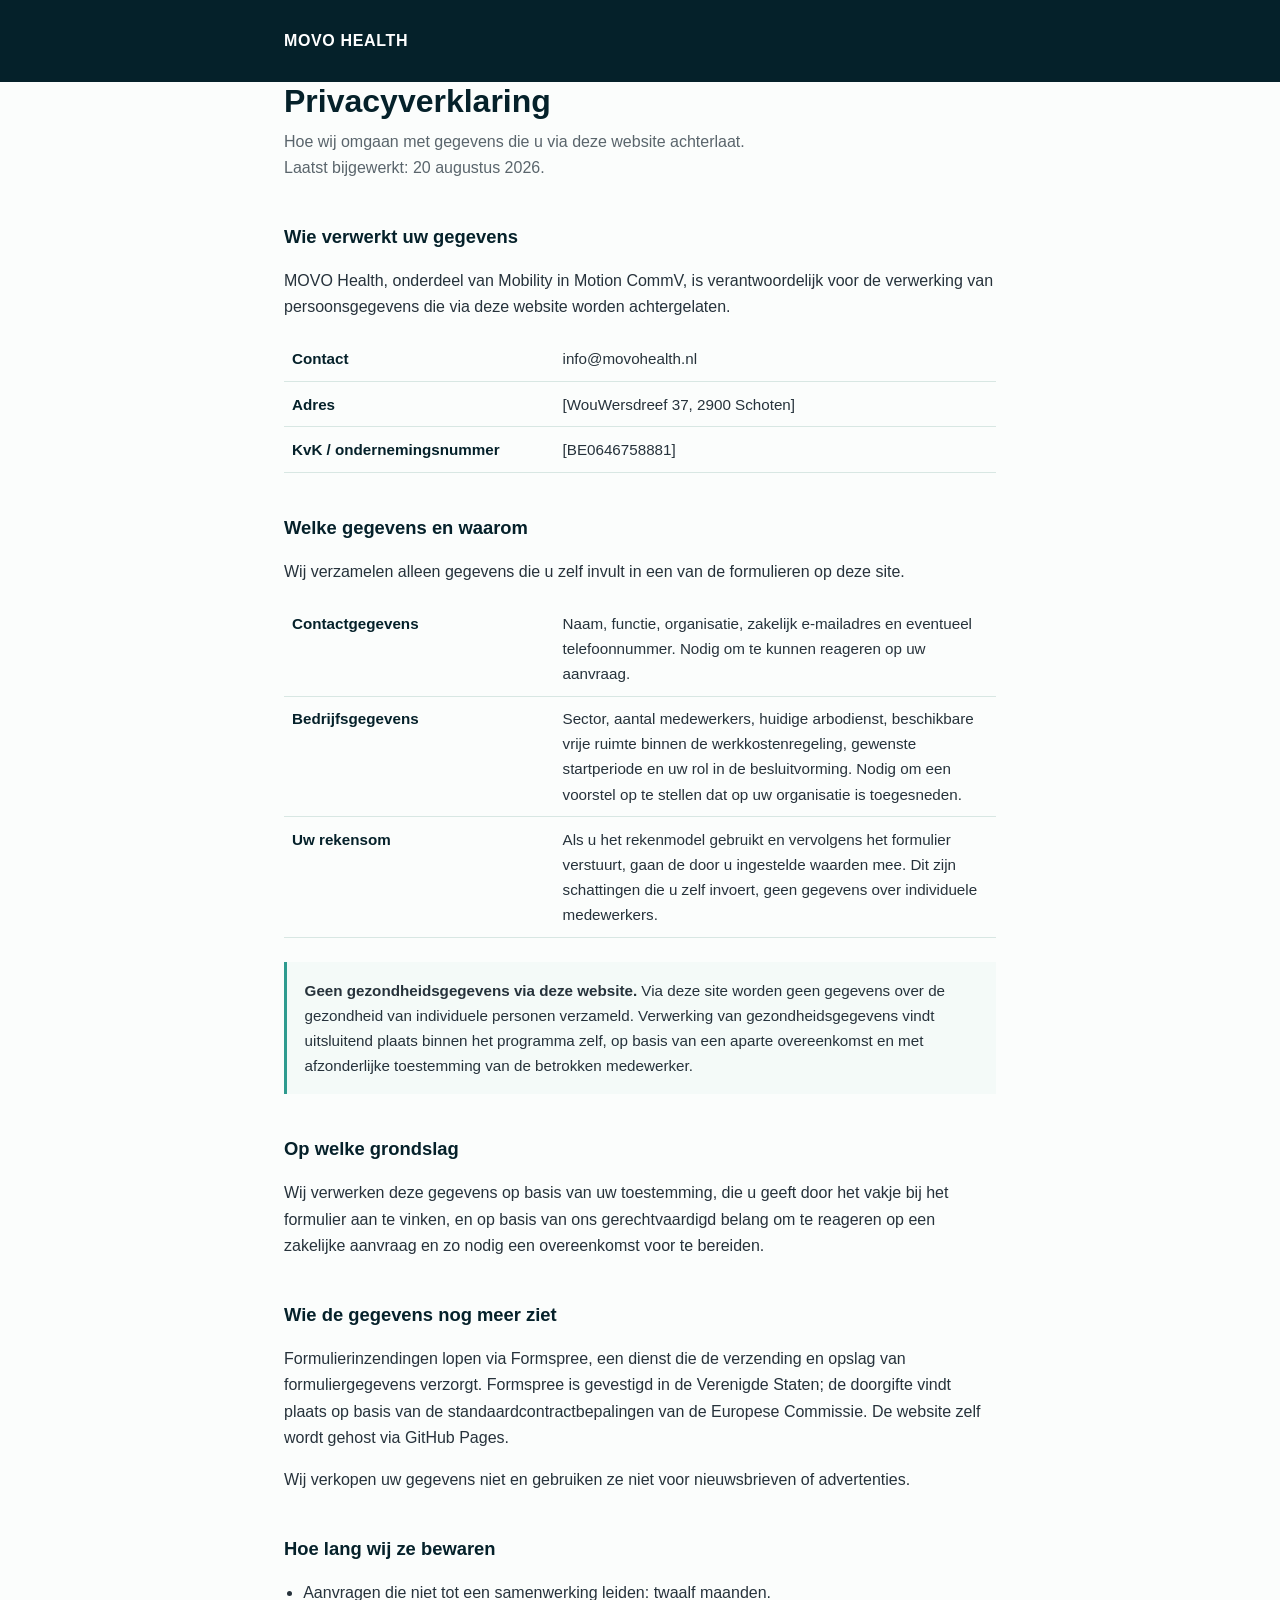
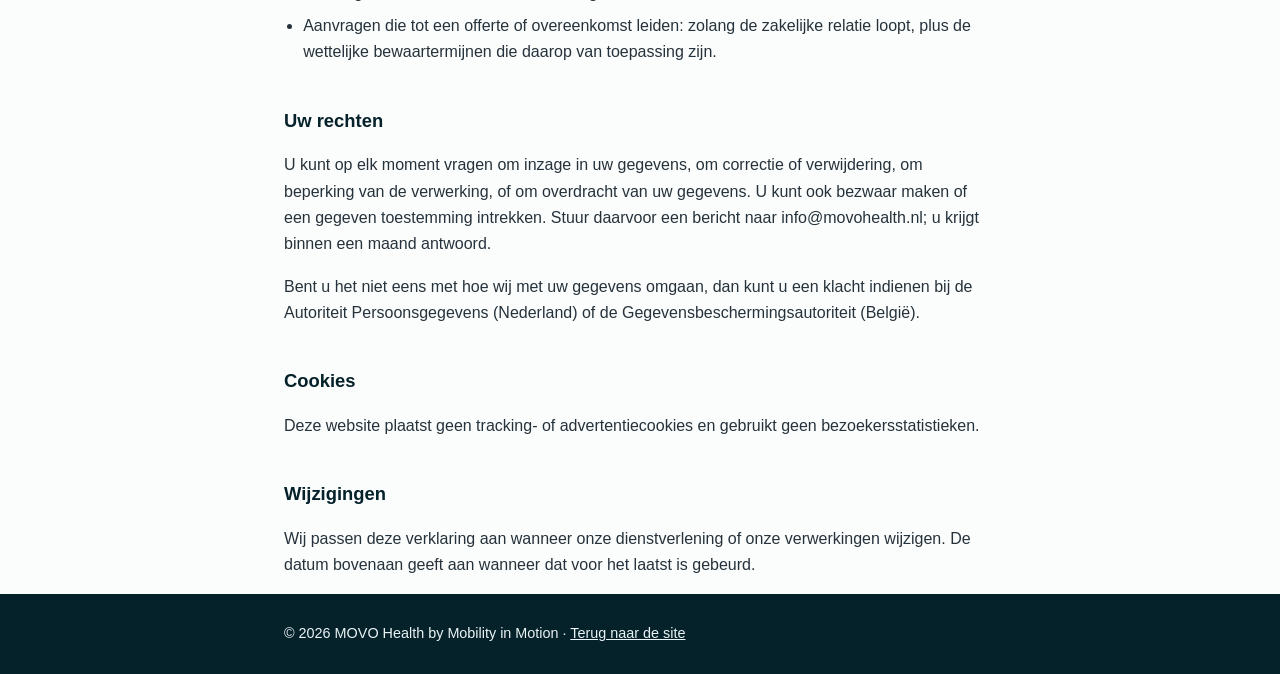
<file: privacy.html>
<!DOCTYPE html>
<html lang="nl">
<head>
<meta charset="UTF-8">
<meta name="color-scheme" content="only light">
<meta name="viewport" content="width=device-width, initial-scale=1.0">
<title>Privacyverklaring — MOVO Health</title>
<meta name="description" content="Hoe MOVO Health omgaat met gegevens die via deze website worden achtergelaten.">
<meta name="robots" content="index, follow">
<style>
  :root{
    color-scheme: only light;
    --navy:#05212A; --teal:#2E9B8F; --teal-d:#21786E;
    --paper:#FBFDFC; --line:#D8E7E3; --ink:#26323B; --grey:#5A656C;
    --sans:Carlito,Calibri,-apple-system,BlinkMacSystemFont,"Segoe UI",Roboto,Helvetica,Arial,sans-serif;
  }
  *{box-sizing:border-box}
  body{margin:0;font-family:var(--sans);color:var(--ink);background:var(--paper);line-height:1.65}
  .wrap{max-width:760px;margin:0 auto;padding:0 24px}
  header{background:var(--navy);color:#fff;padding:28px 0}
  header a{color:#fff;text-decoration:none;font-weight:700;letter-spacing:.04em}
  main{padding:56px 0 72px}
  h1{color:var(--navy);font-size:2rem;line-height:1.2;margin:0 0 .5rem}
  .lede{color:var(--grey);margin:0 0 2.5rem}
  h2{color:var(--navy);font-size:1.15rem;margin:2.5rem 0 .6rem}
  p,li{font-size:1rem}
  ul{padding-left:1.2rem}
  li{margin-bottom:.4rem}
  a{color:var(--teal-d)}
  table{width:100%;border-collapse:collapse;margin:1rem 0;font-size:.95rem}
  th,td{text-align:left;padding:.6rem .5rem;border-bottom:1px solid var(--line);vertical-align:top}
  th{color:var(--navy);font-weight:700;width:38%}
  .note{border-left:3px solid var(--teal);background:#F4FAF8;padding:1rem 1.1rem;margin:1.5rem 0;font-size:.95rem}
  footer{background:var(--navy);color:#EAF4F6;padding:28px 0;font-size:.9rem}
  footer a{color:#EAF4F6}
  @media(max-width:560px){ th,td{display:block;width:auto;border:0;padding:.2rem 0} td{padding-bottom:.9rem;border-bottom:1px solid var(--line)} }
</style>
</head>
<body>

<header>
  <div class="wrap"><a href="/">MOVO HEALTH</a></div>
</header>

<main class="wrap">
  <h1>Privacyverklaring</h1>
  <p class="lede">Hoe wij omgaan met gegevens die u via deze website achterlaat.<br>
  Laatst bijgewerkt: <!-- DATUM INVULLEN -->20 augustus 2026.</p>

  <h2>Wie verwerkt uw gegevens</h2>
  <p>MOVO Health, onderdeel van Mobility in Motion CommV, is verantwoordelijk voor de
  verwerking van persoonsgegevens die via deze website worden achtergelaten.</p>
  <table>
    <tr><th>Contact</th><td>info@movohealth.nl</td></tr>
    <tr><th>Adres</th><td><!-- INVULLEN -->[WouWersdreef 37, 2900 Schoten]</td></tr>
    <tr><th>KvK / ondernemingsnummer</th><td><!-- INVULLEN -->[BE0646758881]</td></tr>
  </table>

  <h2>Welke gegevens en waarom</h2>
  <p>Wij verzamelen alleen gegevens die u zelf invult in een van de formulieren
  op deze site.</p>
  <table>
    <tr>
      <th>Contactgegevens</th>
      <td>Naam, functie, organisatie, zakelijk e-mailadres en eventueel
      telefoonnummer. Nodig om te kunnen reageren op uw aanvraag.</td>
    </tr>
    <tr>
      <th>Bedrijfsgegevens</th>
      <td>Sector, aantal medewerkers, huidige arbodienst, beschikbare vrije
      ruimte binnen de werkkostenregeling, gewenste startperiode en uw rol in
      de besluitvorming. Nodig om een voorstel op te stellen dat op uw
      organisatie is toegesneden.</td>
    </tr>
    <tr>
      <th>Uw rekensom</th>
      <td>Als u het rekenmodel gebruikt en vervolgens het formulier verstuurt,
      gaan de door u ingestelde waarden mee. Dit zijn schattingen die u zelf
      invoert, geen gegevens over individuele medewerkers.</td>
    </tr>
  </table>

  <div class="note">
    <strong>Geen gezondheidsgegevens via deze website.</strong> Via deze site
    worden geen gegevens over de gezondheid van individuele personen verzameld.
    Verwerking van gezondheidsgegevens vindt uitsluitend plaats binnen het
    programma zelf, op basis van een aparte overeenkomst en met afzonderlijke
    toestemming van de betrokken medewerker.
  </div>

  <h2>Op welke grondslag</h2>
  <p>Wij verwerken deze gegevens op basis van uw toestemming, die u geeft door
  het vakje bij het formulier aan te vinken, en op basis van ons gerechtvaardigd
  belang om te reageren op een zakelijke aanvraag en zo nodig een overeenkomst
  voor te bereiden.</p>

  <h2>Wie de gegevens nog meer ziet</h2>
  <p>Formulierinzendingen lopen via Formspree, een dienst die de verzending en
  opslag van formuliergegevens verzorgt. Formspree is gevestigd in de Verenigde
  Staten; de doorgifte vindt plaats op basis van de standaardcontractbepalingen
  van de Europese Commissie. De website zelf wordt gehost via GitHub Pages.</p>
  <p>Wij verkopen uw gegevens niet en gebruiken ze niet voor nieuwsbrieven of
  advertenties.</p>

  <h2>Hoe lang wij ze bewaren</h2>
  <ul>
    <li>Aanvragen die niet tot een samenwerking leiden: <!-- CONTROLEREN -->twaalf maanden.</li>
    <li>Aanvragen die tot een offerte of overeenkomst leiden: zolang de
    zakelijke relatie loopt, plus de wettelijke bewaartermijnen die daarop
    van toepassing zijn.</li>
  </ul>

  <h2>Uw rechten</h2>
  <p>U kunt op elk moment vragen om inzage in uw gegevens, om correctie of
  verwijdering, om beperking van de verwerking, of om overdracht van uw
  gegevens. U kunt ook bezwaar maken of een gegeven toestemming intrekken.
  Stuur daarvoor een bericht naar info@movohealth.nl; u krijgt binnen een maand
  antwoord.</p>
  <p>Bent u het niet eens met hoe wij met uw gegevens omgaan, dan kunt u een
  klacht indienen bij de Autoriteit Persoonsgegevens (Nederland) of de
  Gegevensbeschermingsautoriteit (België).</p>

  <h2>Cookies</h2>
  <p><!-- CONTROLEREN: pas dit aan als u later statistieken of advertentiepixels toevoegt -->
  Deze website plaatst geen tracking- of advertentiecookies en gebruikt geen
  bezoekersstatistieken.</p>

  <h2>Wijzigingen</h2>
  <p>Wij passen deze verklaring aan wanneer onze dienstverlening of onze
  verwerkingen wijzigen. De datum bovenaan geeft aan wanneer dat voor het
  laatst is gebeurd.</p>
</main>

<footer>
  <div class="wrap">© 2026 MOVO Health by Mobility in Motion · <a href="/">Terug naar de site</a></div>
</footer>

</body>
</html>
</file>
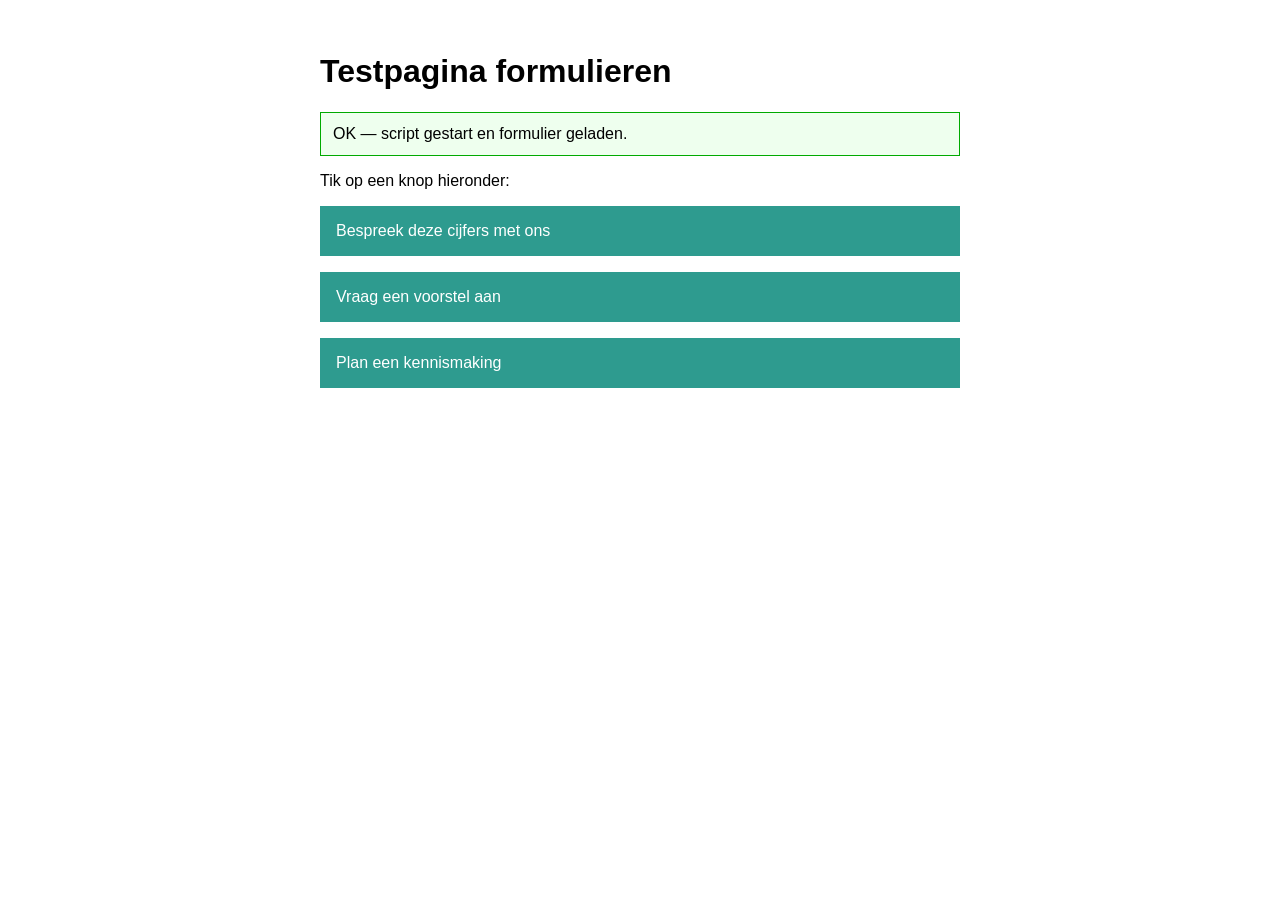
<file: test.html>
<!DOCTYPE html>
<html lang="nl">
<head>
<meta charset="utf-8">
<meta name="viewport" content="width=device-width, initial-scale=1.0">
<title>MOVO — test</title>
</head>
<body style="font-family:sans-serif;padding:2rem;max-width:640px;margin:0 auto">

<h1>Testpagina formulieren</h1>
<p id="status" style="padding:.75rem;background:#fee;border:1px solid #c00">
  Script is NIET gestart.
</p>

<p>Tik op een knop hieronder:</p>
<p><a href="#" style="display:block;padding:1rem;background:#2E9B8F;color:#fff;text-decoration:none;margin-bottom:.5rem">Bespreek deze cijfers met ons</a></p>
<p><a href="#" style="display:block;padding:1rem;background:#2E9B8F;color:#fff;text-decoration:none;margin-bottom:.5rem">Vraag een voorstel aan</a></p>
<p><a href="#" style="display:block;padding:1rem;background:#2E9B8F;color:#fff;text-decoration:none">Plan een kennismaking</a></p>

<script>
  window.addEventListener("error", function (e) {
    var s = document.getElementById("status");
    s.style.background = "#fee";
    s.textContent = "FOUT: " + e.message + "  (regel " + e.lineno + ")";
  });
</script>

<!-- ============================================================
     MOVO HEALTH — FORMULIEREN
     Plak dit hele blok in index.html, vlak VOOR </body>.
     Meer is niet nodig: geen losse bestanden, geen paden,
     geen aanpassingen aan de knoppen.
     ============================================================ -->

<style>
:root {
    --movo-ink: #101820;
    --movo-muted: #5a6672;
    --movo-line: #dfe4e8;
    --movo-bg: #ffffff;
    --movo-accent: #2E9B8F;
    --movo-accent-ink: #ffffff;
    --movo-radius: 4px;
  }

  .movo-overlay {
    position: fixed; inset: 0; z-index: 9999;
    display: none;
    background: rgba(16, 24, 32, .55);
    backdrop-filter: blur(2px);
    overflow-y: auto;
    padding: 5vh 1rem;
  }
  .movo-overlay[data-open="true"] { display: block; }

  .movo-panel {
    max-width: 620px; margin: 0 auto;
    background: var(--movo-bg);
    border-radius: var(--movo-radius);
    padding: 2.25rem 2rem 2rem;
    position: relative;
    box-shadow: 0 24px 60px rgba(16,24,32,.28);
  }
  @media (max-width: 560px) { .movo-panel { padding: 2rem 1.25rem 1.5rem; } }

  .movo-close {
    position: absolute; top: .75rem; right: .75rem;
    width: 2.25rem; height: 2.25rem;
    border: 0; background: transparent;
    font-size: 1.5rem; line-height: 1; color: var(--movo-muted);
    cursor: pointer; border-radius: var(--movo-radius);
  }
  .movo-close:hover { background: #f1f4f6; color: var(--movo-ink); }
  .movo-close:focus-visible { outline: 2px solid var(--movo-accent); outline-offset: 2px; }

  .movo-eyebrow {
    font-size: .7rem; letter-spacing: .14em; text-transform: uppercase;
    color: var(--movo-accent); font-weight: 600; margin: 0 0 .5rem;
  }
  .movo-panel h2 {
    font-size: 1.5rem; line-height: 1.25; margin: 0 0 .5rem; color: var(--movo-ink);
  }
  .movo-lede {
    font-size: .95rem; line-height: 1.55; color: var(--movo-muted); margin: 0 0 1.5rem;
  }

  .movo-recap {
    border: 1px solid var(--movo-line);
    border-left: 3px solid var(--movo-accent);
    padding: .9rem 1rem; margin: 0 0 1.5rem;
    font-size: .85rem; line-height: 1.6; color: var(--movo-ink);
  }
  .movo-recap dl { display: grid; grid-template-columns: 1fr auto; gap: .3rem 1rem; margin: 0; }
  .movo-recap dt { color: var(--movo-muted); }
  .movo-recap dd { margin: 0; font-variant-numeric: tabular-nums; font-weight: 600; }

  .movo-field { margin-bottom: 1.1rem; }
  .movo-row { display: grid; grid-template-columns: 1fr 1fr; gap: 1rem; }
  @media (max-width: 560px) { .movo-row { grid-template-columns: 1fr; gap: 0; } }

  .movo-field label {
    display: block; font-size: .82rem; font-weight: 600;
    color: var(--movo-ink); margin-bottom: .35rem;
  }
  .movo-field .movo-hint {
    display: block; font-weight: 400; font-size: .76rem;
    color: var(--movo-muted); margin-top: .15rem;
  }
  .movo-field input[type=text],
  .movo-field input[type=email],
  .movo-field input[type=tel],
  .movo-field input[type=number],
  .movo-field select,
  .movo-field textarea {
    width: 100%; box-sizing: border-box;
    padding: .7rem .75rem;
    border: 1px solid var(--movo-line); border-radius: var(--movo-radius);
    font: inherit; font-size: .92rem; color: var(--movo-ink); background: #fff;
  }
  .movo-field textarea { min-height: 90px; resize: vertical; }
  .movo-field :is(input,select,textarea):focus-visible {
    outline: 2px solid var(--movo-accent); outline-offset: 1px; border-color: var(--movo-accent);
  }

  .movo-choices { display: grid; gap: .5rem; }
  .movo-choice {
    display: flex; align-items: flex-start; gap: .6rem;
    border: 1px solid var(--movo-line); border-radius: var(--movo-radius);
    padding: .7rem .8rem; cursor: pointer; font-size: .88rem; line-height: 1.4;
  }
  .movo-choice:hover { border-color: var(--movo-accent); }
  .movo-choice input { margin: .15rem 0 0; accent-color: var(--movo-accent); flex: none; }
  .movo-choice span b { display: block; font-weight: 600; }
  .movo-choice span em { font-style: normal; color: var(--movo-muted); font-size: .82rem; }

  .movo-consent {
    display: flex; gap: .6rem; align-items: flex-start;
    font-size: .78rem; line-height: 1.5; color: var(--movo-muted);
    margin: 1.25rem 0 1.25rem;
  }
  .movo-consent input { margin: .2rem 0 0; accent-color: var(--movo-accent); flex: none; }

  .movo-submit {
    width: 100%; padding: .95rem 1rem;
    background: var(--movo-accent); color: var(--movo-accent-ink);
    border: 0; border-radius: var(--movo-radius);
    font: inherit; font-size: .95rem; font-weight: 600; cursor: pointer;
  }
  .movo-submit:hover { filter: brightness(1.08); }
  .movo-submit:disabled { opacity: .55; cursor: progress; }
  .movo-submit:focus-visible { outline: 2px solid var(--movo-ink); outline-offset: 2px; }

  .movo-fineprint {
    font-size: .74rem; color: var(--movo-muted); text-align: center;
    margin: .8rem 0 0; line-height: 1.5;
  }
  .movo-error {
    display: none; margin: .9rem 0 0; padding: .7rem .8rem;
    border: 1px solid #d97706; background: #fffbeb;
    font-size: .84rem; color: #92400e; border-radius: var(--movo-radius);
  }
  .movo-error[data-show="true"] { display: block; }

  .movo-done { display: none; text-align: left; }
  .movo-done[data-show="true"] { display: block; }
  .movo-done h2 { margin-bottom: .75rem; }
  .movo-done p { font-size: .92rem; line-height: 1.6; color: var(--movo-muted); }

  .movo-hp { position: absolute; left: -9999px; opacity: 0; height: 0; }

  @media (prefers-reduced-motion: no-preference) {
    .movo-panel { animation: movo-in .22s ease-out; }
    @keyframes movo-in { from { opacity: 0; transform: translateY(12px); } }
  }
</style>

<script>
/* MOVO Health — formulieren
   Alles-in-1 blok. Knoppen worden automatisch herkend aan hun tekst;
   data-movo-form="cijfers" | "voorstel" | "kennismaking" werkt ook. */
(function () {
  "use strict";

  /* ---------- MARKUP WORDT ZELF INGEVOEGD ---------- */
  var MARKUP = `<div class="movo-overlay" id="movo-modal" role="dialog" aria-modal="true" aria-labelledby="movo-title" data-open="false">
  <div class="movo-panel">
    <button type="button" class="movo-close" aria-label="Sluiten">&times;</button>

    <!-- ---------- succesbericht ---------- -->
    <div class="movo-done" id="movo-done">
      <p class="movo-eyebrow">Verzonden</p>
      <h2 id="movo-done-title">Dank — uw aanvraag staat bij ons.</h2>
      <p id="movo-done-body"></p>
    </div>

    <!-- ---------- formulier ---------- -->
    <form id="movo-form" novalidate>
      <p class="movo-eyebrow" id="movo-eyebrow"></p>
      <h2 id="movo-title"></h2>
      <p class="movo-lede" id="movo-lede"></p>

      <div id="movo-recap" class="movo-recap" hidden></div>
      <div id="movo-fields"></div>

      <label class="movo-consent">
        <input type="checkbox" name="akkoord" required>
        <span>Ik ga ermee akkoord dat MOVO Health mijn gegevens gebruikt om contact op te nemen over deze aanvraag. Geen nieuwsbrief, geen doorverkoop. Zie het privacybeleid.</span>
      </label>

      <input type="text" name="_gotcha" class="movo-hp" tabindex="-1" autocomplete="off" aria-hidden="true">

      <button type="submit" class="movo-submit" id="movo-submit"></button>
      <p class="movo-fineprint" id="movo-fineprint"></p>
      <div class="movo-error" id="movo-error" role="alert"></div>
    </form>
  </div>
</div>`;
  document.addEventListener("DOMContentLoaded", function () {
    if (document.getElementById("movo-modal")) return;
    var host = document.createElement("div");
    host.innerHTML = MARKUP;
    document.body.appendChild(host.firstElementChild);
    init();
  });

  function init() {

    /* ---------- CONFIG ---------- */
    const CONFIG = {
      // Formspree: maak een form aan op formspree.io en plak het endpoint hier.
      // Alternatief EU-hosted: Tally, Formbricks, of Getform (EU-region).
      endpoint: "https://formspree.io/f/mljrpoln",

      // Selectors van de rekenmodule in sectie 05. Pas aan naar je eigen id's.
      // Laat leeg als je de rekensom niet wilt meesturen.
      calc: {
        medewerkers:   "#fteOut",
        verzuim:       "#pctOut",
        reductie:      "#redOut",
        huidigeKosten: "#cost",
        investering:   "#invest",
        besparing:     "#save",
        netto:         "#net"
      }
    };

    /* ---------- HERBRUIKBARE VELDEN ---------- */
    const F = {
      naam: `<div class="movo-row">
        <div class="movo-field">
          <label for="f-naam">Naam *</label>
          <input type="text" id="f-naam" name="naam" required autocomplete="name">
        </div>
        <div class="movo-field">
          <label for="f-functie">Functie *</label>
          <input type="text" id="f-functie" name="functie" required placeholder="HR-manager, directeur, …">
        </div>
      </div>`,

      bedrijf: `<div class="movo-row">
        <div class="movo-field">
          <label for="f-bedrijf">Organisatie *</label>
          <input type="text" id="f-bedrijf" name="organisatie" required autocomplete="organization">
        </div>
        <div class="movo-field">
          <label for="f-medewerkers">Aantal medewerkers *</label>
          <input type="number" id="f-medewerkers" name="aantal_medewerkers" required min="1" inputmode="numeric">
        </div>
      </div>`,

      contact: `<div class="movo-row">
        <div class="movo-field">
          <label for="f-email">Zakelijk e-mailadres *</label>
          <input type="email" id="f-email" name="email" required autocomplete="email">
        </div>
        <div class="movo-field">
          <label for="f-tel">Telefoon <span class="movo-hint">Optioneel</span></label>
          <input type="tel" id="f-tel" name="telefoon" autocomplete="tel">
        </div>
      </div>`,

      sector: `<div class="movo-field">
        <label for="f-sector">Sector *</label>
        <select id="f-sector" name="sector" required>
          <option value="">Kies een sector</option>
          <option>Productie / industrie</option>
          <option>Bouw / installatie</option>
          <option>Transport / logistiek</option>
          <option>Zorg / welzijn</option>
          <option>Retail / horeca</option>
          <option>Zakelijke dienstverlening</option>
          <option>ICT / technologie</option>
          <option>Overheid / onderwijs</option>
          <option>Anders</option>
        </select>
      </div>`,

      rol: `<div class="movo-field">
        <label for="f-rol">Uw rol in de beslissing *</label>
        <select id="f-rol" name="beslissingsrol" required>
          <option value="">Maak een keuze</option>
          <option>Ik beslis hierover</option>
          <option>Ik adviseer, iemand anders tekent</option>
          <option>Ik oriënteer me eerst</option>
        </select>
      </div>`,

      termijn: `<div class="movo-field">
        <label for="f-termijn">Gewenste startperiode *</label>
        <select id="f-termijn" name="startperiode" required>
          <option value="">Kies een periode</option>
          <option>Binnen 1 maand</option>
          <option>Dit kwartaal</option>
          <option>Volgend kwartaal</option>
          <option>Volgend budgetjaar</option>
          <option>Nog niet bepaald</option>
        </select>
      </div>`,

      arbodienst: `<div class="movo-field">
        <label for="f-arbo">Huidige arbodienst <span class="movo-hint">Wij vervangen deze niet — we sluiten erop aan</span></label>
        <input type="text" id="f-arbo" name="arbodienst" placeholder="bv. ArboNed, Zorg van de Zaak, geen">
      </div>`,

      wkr: `<div class="movo-field">
        <label for="f-wkr">Vrije ruimte WKR <span class="movo-hint">Weet u het niet? Wij rekenen het voor u door.</span></label>
        <select id="f-wkr" name="wkr_ruimte">
          <option value="">Maak een keuze</option>
          <option>Er is nog vrije ruimte</option>
          <option>Vrijwel volledig benut</option>
          <option>Weet ik niet</option>
        </select>
      </div>`,

      programma: `<div class="movo-field">
        <label for="f-programma">Programmavoorkeur *</label>
        <select id="f-programma" name="programma" required>
          <option value="">Maak een keuze</option>
          <option>MOVE — €45 per medewerker per maand</option>
          <option>TRACK — €65 per medewerker per maand (meest gekozen)</option>
          <option>THRIVE — €85 per medewerker per maand</option>
          <option>Adviseer mij op basis van onze situatie</option>
        </select>
      </div>`,

      deelnemers: `<div class="movo-field">
        <label for="f-deelnemers">Verwacht aantal deelnemers *<span class="movo-hint">Pilot start vanaf 20 deelnemers; programma's vanaf 10 medewerkers</span></label>
        <input type="number" id="f-deelnemers" name="aantal_deelnemers" required min="1" inputmode="numeric">
      </div>`,

      voorkeur: `<div class="movo-field">
        <label for="f-moment">Voorkeursmoment *</label>
        <select id="f-moment" name="voorkeursmoment" required>
          <option value="">Maak een keuze</option>
          <option>Ochtend (08:30 – 12:00)</option>
          <option>Middag (12:00 – 17:00)</option>
          <option>Vroege avond (17:00 – 19:00)</option>
          <option>Geen voorkeur</option>
        </select>
      </div>`,

      gespreksvorm: `<div class="movo-field">
        <label for="f-vorm">Vorm van het gesprek *</label>
        <select id="f-vorm" name="gespreksvorm" required>
          <option value="">Maak een keuze</option>
          <option>Videocall</option>
          <option>Bij ons op locatie</option>
          <option>Telefonisch</option>
        </select>
      </div>`,

      vraag: (label, ph) => `<div class="movo-field">
        <label for="f-vraag">${label} <span class="movo-hint">Optioneel</span></label>
        <textarea id="f-vraag" name="toelichting" placeholder="${ph}"></textarea>
      </div>`
    };

    /* ---------- DE DRIE FORMULIEREN ---------- */
    const FORMS = {
      cijfers: {
        eyebrow: "Uw rekensom",
        title: "Bespreek deze cijfers met ons",
        lede: "Wij toetsen uw berekening aan uw werkelijke verzuimcijfers en sturen binnen twee werkdagen een onderbouwde doorrekening — inclusief WKR-effect. Geen verkoopgesprek.",
        submit: "Stuur mijn rekensom door",
        fineprint: "Reactie binnen 2 werkdagen. Uw cijfers blijven vertrouwelijk.",
        useCalc: true,
        fields: [F.naam, F.bedrijf, F.contact, F.sector, F.wkr,
                 F.vraag("Waar twijfelt u aan in deze berekening?", "bv. Wij zitten vooral met langdurig verzuim op de productieafdeling…")],
        done: "Wij toetsen uw rekensom aan uw sector en verzuimprofiel en sturen binnen twee werkdagen een onderbouwde doorrekening. Zit er iets tussen dat niet klopt met uw praktijk? Antwoord gerust op die mail — daar leren wij van."
      },

      voorstel: {
        eyebrow: "Voorstel op maat",
        title: "Vraag een voorstel aan",
        lede: "U ontvangt een voorstel met programma, prijsopbouw per medewerker, WKR-documentatie en loonruilmodel — toegespitst op uw organisatie. Vrijblijvend.",
        submit: "Vraag het voorstel aan",
        fineprint: "Voorstel binnen 5 werkdagen. Opstartkosten €250 p.p. eenmalig · facturatie per kwartaal vooraf.",
        useCalc: true,
        fields: [F.naam, F.bedrijf, F.contact, F.sector, F.programma, F.deelnemers,
                 F.arbodienst, F.wkr, F.rol, F.termijn,
                 F.vraag("Wat moet in dit voorstel zeker aan bod komen?", "bv. onderbouwing voor de OR, of een variant met alleen de productieafdeling…")],
        done: "U ontvangt binnen vijf werkdagen een voorstel met programma-opzet, prijsopbouw, WKR-documentatie en het loonruilmodel. Wilt u iets eerder bespreken? Bel of mail info@movohealth.nl."
      },

      kennismaking: {
        eyebrow: "45 minuten",
        title: "Plan een kennismaking",
        lede: "Drie kwartier, videocall of bij u op locatie. Wij lopen uw verzuimcijfers door, laten zien hoe het programma bij een medewerker thuis werkt, en u hoort eerlijk of dit bij uw organisatie past.",
        submit: "Plan de kennismaking",
        fineprint: "Wij bevestigen binnen één werkdag met twee of drie concrete tijdstippen.",
        useCalc: false,
        fields: [F.naam, F.bedrijf, F.contact, F.sector, F.gespreksvorm, F.voorkeur,
                 F.vraag("Waar wilt u het zeker over hebben?", "bv. hoe de privacy van medewerkers geregeld is…")],
        done: "Wij nemen binnen één werkdag contact op met twee of drie concrete tijdstippen. Komt er in de tussentijd iets tussen? Mail gerust naar info@movohealth.nl."
      }
    };

    /* ---------- ELEMENTEN ---------- */
    const modal     = document.getElementById("movo-modal");
    const form      = document.getElementById("movo-form");
    const fieldsEl  = document.getElementById("movo-fields");
    const recapEl   = document.getElementById("movo-recap");
    const errorEl   = document.getElementById("movo-error");
    const doneEl    = document.getElementById("movo-done");
    const doneBody  = document.getElementById("movo-done-body");
    const submitBtn = document.getElementById("movo-submit");
    let lastFocus = null;

    /* ---------- REKENSOM UITLEZEN ---------- */
    function readCalc() {
      const out = {};
      const labels = {
        medewerkers: "Aantal medewerkers", verzuim: "Verzuimpercentage",
        reductie: "Verwachte reductie", huidigeKosten: "Huidige verzuimkosten / jaar",
        investering: "MOVO-investering jaar 1", besparing: "Besparing", netto: "Netto resultaat jaar 1"
      };
      for (const key in CONFIG.calc) {
        const el = document.querySelector(CONFIG.calc[key]);
        if (!el) continue;
        const val = ("value" in el ? el.value : el.textContent || "").trim();
        if (val && val !== "—") out[labels[key]] = val;
      }
      return out;
    }

    function renderRecap(data) {
      const keys = Object.keys(data);
      if (!keys.length) { recapEl.hidden = true; return; }
      recapEl.hidden = false;
      recapEl.innerHTML = "<dl>" + keys.map(k =>
        `<dt>${k}</dt><dd>${data[k]}</dd>`).join("") + "</dl>";
    }

    /* ---------- OPENEN / SLUITEN ---------- */
    function open(type, trigger) {
      const cfg = FORMS[type];
      if (!cfg) return;
      lastFocus = trigger || document.activeElement;

      document.getElementById("movo-eyebrow").textContent   = cfg.eyebrow;
      document.getElementById("movo-title").textContent     = cfg.title;
      document.getElementById("movo-lede").textContent      = cfg.lede;
      document.getElementById("movo-fineprint").textContent = cfg.fineprint;
      submitBtn.textContent = cfg.submit;
      fieldsEl.innerHTML = cfg.fields.join("");

      const calc = cfg.useCalc ? readCalc() : {};
      renderRecap(calc);
      form.dataset.calc = JSON.stringify(calc);
      form.dataset.type = type;

      // vul aantal medewerkers voor vanuit de rekenmodule
      const mw = document.getElementById("f-medewerkers");
      if (mw && calc["Aantal medewerkers"]) mw.value = String(calc["Aantal medewerkers"]).replace(/\D/g, "");

      form.hidden = false;
      doneEl.dataset.show = "false";
      errorEl.dataset.show = "false";
      form.reset();
      modal.dataset.open = "true";
      document.body.style.overflow = "hidden";
      setTimeout(() => { const f = form.querySelector("input,select,textarea"); if (f) f.focus(); }, 60);
    }

    function close() {
      modal.dataset.open = "false";
      document.body.style.overflow = "";
      if (lastFocus) lastFocus.focus();
    }

    /* ---------- TRIGGERS ---------- */
    /* Knoppen automatisch herkennen aan hun tekst.
       data-movo-form blijft werken en krijgt voorrang. */
    (function autowire() {
      var regels = [
        [/bespreek deze cijfers|cijfers met ons/i, "cijfers"],
        [/kennismaking|kennis maken/i,             "kennismaking"],
        [/voorstel|pilot/i,                        "voorstel"]
      ];
      document.querySelectorAll("a,button").forEach(function (el) {
        if (el.hasAttribute("data-movo-form")) return;
        if (el.closest("#movo-modal")) return;
        var txt = (el.textContent || "").trim();
        if (!txt || txt.length > 80) return;
        for (var k = 0; k < regels.length; k++) {
          if (regels[k][0].test(txt)) {
            el.setAttribute("data-movo-form", regels[k][1]);
            return;
          }
        }
      });
    })();

    document.addEventListener("click", function (e) {
      const t = e.target.closest("[data-movo-form]");
      if (t) { e.preventDefault(); open(t.getAttribute("data-movo-form"), t); return; }
      if (e.target.closest(".movo-close") || e.target === modal) close();
    });
    document.addEventListener("keydown", e => {
      if (e.key === "Escape" && modal.dataset.open === "true") close();
    });

    /* ---------- VERZENDEN ---------- */
    form.addEventListener("submit", async function (e) {
      e.preventDefault();
      errorEl.dataset.show = "false";

      if (!form.checkValidity()) {
        const bad = form.querySelector(":invalid");
        if (bad) { bad.focus(); bad.scrollIntoView({ block: "center", behavior: "smooth" }); }
        errorEl.textContent = "Een paar velden zijn nog niet ingevuld. Ze zijn hierboven gemarkeerd.";
        errorEl.dataset.show = "true";
        return;
      }

      const type = form.dataset.type;
      const calc = JSON.parse(form.dataset.calc || "{}");
      const data = Object.fromEntries(new FormData(form).entries());

      const payload = Object.assign({}, data, calc, {
        _subject: `[${type.toUpperCase()}] ${data.organisatie || "onbekend"} — ${data.naam || ""}`,
        formulier: FORMS[type].title,
        pagina: location.href,
        tijdstip: new Date().toLocaleString("nl-NL")
      });

      submitBtn.disabled = true;
      const original = submitBtn.textContent;
      submitBtn.textContent = "Versturen…";

      try {
        const res = await fetch(CONFIG.endpoint, {
          method: "POST",
          headers: { "Content-Type": "application/json", "Accept": "application/json" },
          body: JSON.stringify(payload)
        });
        if (!res.ok) throw new Error(res.status);

        form.hidden = true;
        doneBody.textContent = FORMS[type].done;
        doneEl.dataset.show = "true";
        doneEl.scrollIntoView({ block: "nearest" });

        if (window.gtag) gtag("event", "generate_lead", { form_type: type });
      } catch (err) {
        errorEl.innerHTML = 'Verzenden lukte niet. Probeer het opnieuw, of mail rechtstreeks naar <a href="mailto:info@movohealth.nl">info@movohealth.nl</a>.';
        errorEl.dataset.show = "true";
      } finally {
        submitBtn.disabled = false;
        submitBtn.textContent = original;
      }
    });
  }
})();
</script>

<script>
  window.addEventListener("load", function () {
    var s = document.getElementById("status");
    if (document.getElementById("movo-modal")) {
      s.style.background = "#efe";
      s.style.borderColor = "#0a0";
      s.textContent = "OK — script gestart en formulier geladen.";
    }
  });
</script>

</body>
</html>
</file>
